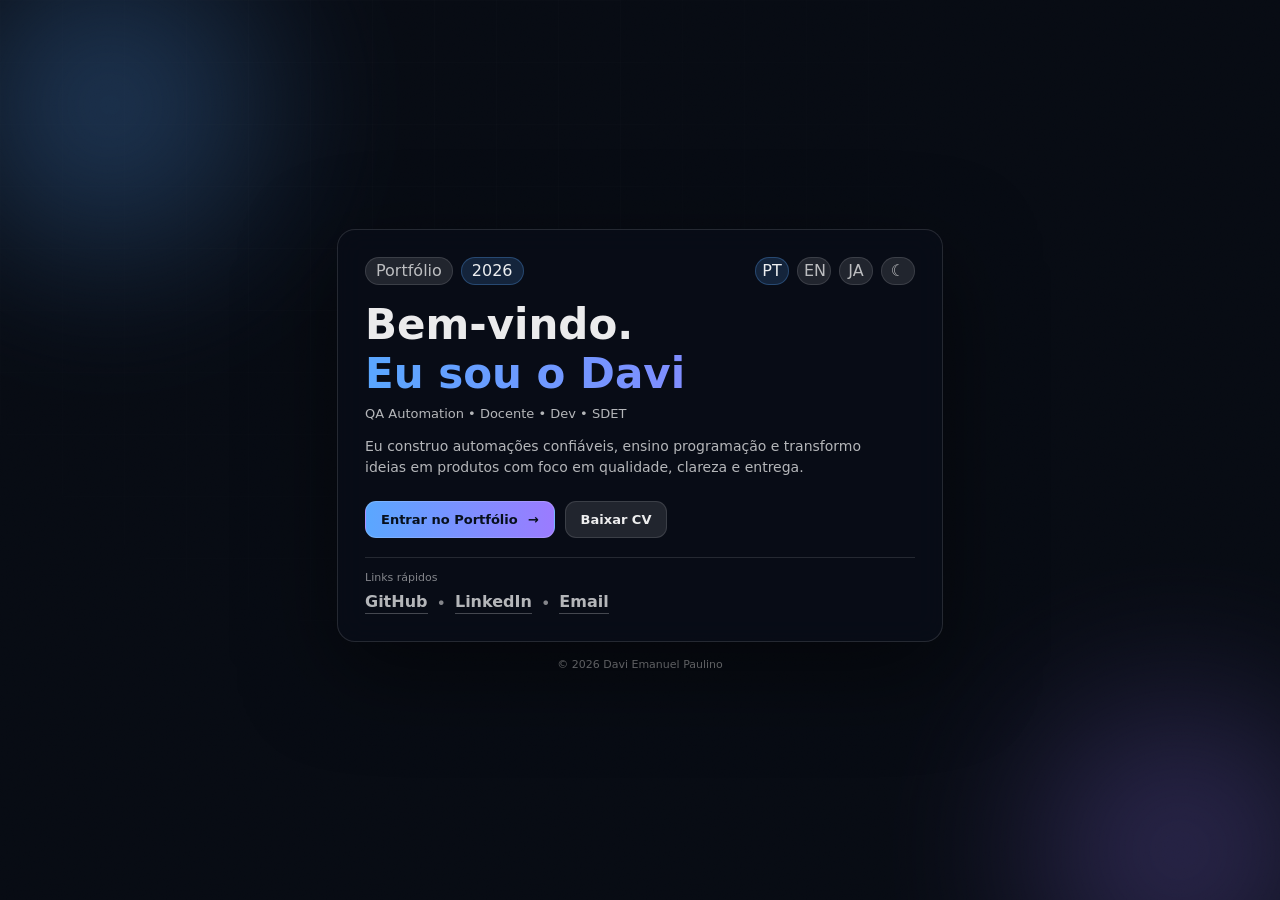
<file: index.html>
<!DOCTYPE html>
<html lang="pt-BR" data-lang="pt">
<head>
  <meta charset="UTF-8" />
  <meta name="viewport" content="width=device-width, initial-scale=1.0" />
  <title>Portfólio | Davi</title>
  <link rel="stylesheet" href="indexStyles.css" />
</head>

<body>
  <main class="page">
    <div class="bg" aria-hidden="true">
      <div class="glow glow--a"></div>
      <div class="glow glow--b"></div>
      <div class="grid"></div>
      <div class="noise"></div>
    </div>

    <section class="gate" aria-label="Tela de boas-vindas">
      <div class="gate__card">
        <div class="gate__top">
          <div class="gate__badges">
            <span class="badge" data-i18n-home="badge">Portfólio</span>
            <span class="badge badge--soft">2026</span>
          </div>

          <div class="gate__controls" aria-label="Controles rápidos">
            <nav class="language-switch" aria-label="Escolha o idioma">
              <button class="is-active" type="button" data-home-lang="pt">PT</button>
              <button type="button" data-home-lang="en">EN</button>
              <button type="button" data-home-lang="ja">JA</button>
            </nav>
            <button class="theme-toggle" type="button" aria-label="Alternar tema claro e escuro" data-theme-toggle>
              <span data-theme-icon>☾</span>
            </button>
          </div>
        </div>

        <h1 class="gate__title">
          <span data-i18n-home="titleTop">Bem-vindo.</span>
          <span class="gate__titleAccent" data-i18n-home="titleAccent">Eu sou o Davi</span>
        </h1>

        <p class="gate__subtitle" data-i18n-home="subtitle">
          QA Automation • Docente • Dev • SDET
        </p>

        <p class="gate__desc" data-i18n-home="description">
          Eu construo automações confiáveis, ensino programação e transformo
          ideias em produtos com foco em qualidade, clareza e entrega.
        </p>

        <div class="gate__actions">
          <a class="btn btn--primary" href="View/Portfolio/portugues/portfolio.html" aria-label="Entrar no portfólio" data-enter-link>
            <span data-i18n-home="enter">Entrar no Portfólio</span>
            <span class="btn__icon" aria-hidden="true">→</span>
          </a>

          <a class="btn btn--ghost" href="View/Assets/CV/Curriculo_Davi_Paulino_PT.pdf" download="Curriculo_Davi_Paulino_PT.pdf" aria-label="Baixar currículo" data-i18n-home="cv" data-cv-link>
            Baixar CV
          </a>
        </div>

        <div class="divider"></div>

        <footer class="gate__footer">
          <p class="hint" data-i18n-home="quickLinks">Links rápidos</p>

          <nav class="social" aria-label="Links sociais">
            <a class="social__link" href="https://github.com/DaviTaiyo" target="_blank" rel="noreferrer">GitHub</a>
            <span class="dot">•</span>
            <a class="social__link" href="https://www.linkedin.com/in/davipaulino/" target="_blank" rel="noreferrer">LinkedIn</a>
            <span class="dot">•</span>
            <a class="social__link" href="mailto:daviepaulino@hotmail.com">Email</a>
          </nav>
        </footer>
      </div>

      <p class="credit">
        © <span id="year">2026</span> Davi Emanuel Paulino
      </p>
    </section>
  </main>

  <script>
    const root = document.documentElement;
    const themeButton = document.querySelector("[data-theme-toggle]");
    const icon = document.querySelector("[data-theme-icon]");
    const enterLink = document.querySelector("[data-enter-link]");
    const cvLink = document.querySelector("[data-cv-link]");
    const langButtons = Array.from(document.querySelectorAll("[data-home-lang]"));

    const routes = {
      pt: "View/Portfolio/portugues/portfolio.html",
      en: "View/Portfolio/English/portfolio.html",
      ja: "View/Portfolio/japanese/portfolio.html"
    };

    const cvRoutes = {
      pt: { href: "View/Assets/CV/Curriculo_Davi_Paulino_PT.pdf", file: "Curriculo_Davi_Paulino_PT.pdf" },
      en: { href: "View/Assets/CV/Davi_Paulino_Resume_EN.pdf", file: "Davi_Paulino_Resume_EN.pdf" },
      ja: { href: "View/Assets/CV/Davi_Paulino_Resume_JA.pdf", file: "Davi_Paulino_Resume_JA.pdf" }
    };

    const languageMeta = {
      pt: { htmlLang: "pt-BR", title: "Portfólio | Davi" },
      en: { htmlLang: "en", title: "Portfolio | Davi" },
      ja: { htmlLang: "ja", title: "ポートフォリオ | Davi" }
    };

    const homeText = {
      pt: {
        badge: "Portfólio",
        titleTop: "Bem-vindo.",
        titleAccent: "Eu sou o Davi",
        subtitle: "QA Automation • Docente • Dev • SDET",
        description: "Eu construo automações confiáveis, ensino programação e transformo ideias em produtos com foco em qualidade, clareza e entrega.",
        enter: "Entrar no Portfólio",
        cv: "Baixar CV",
        quickLinks: "Links rápidos"
      },
      en: {
        badge: "Portfolio",
        titleTop: "Welcome.",
        titleAccent: "I am Davi",
        subtitle: "QA Automation • Teacher • Developer • SDET",
        description: "I build reliable automation, teach programming, and turn ideas into products with a focus on quality, clarity, and delivery.",
        enter: "Enter Portfolio",
        cv: "Download CV",
        quickLinks: "Quick links"
      },
      ja: {
        badge: "ポートフォリオ",
        titleTop: "ようこそ。",
        titleAccent: "Daviです",
        subtitle: "QA自動化 • 講師 • 開発者 • SDET",
        description: "信頼できる自動化を作り、プログラミングを教え、品質・明確さ・成果を重視してアイデアを製品にします。",
        enter: "ポートフォリオへ",
        cv: "CVを開く",
        quickLinks: "クイックリンク"
      }
    };

    function applyTheme(theme) {
      root.dataset.theme = theme;
      localStorage.setItem("portfolio-theme", theme);
      icon.textContent = theme === "dark" ? "☾" : "☀";
    }

    function applyLanguage(lang) {
      const selectedLang = routes[lang] ? lang : "pt";
      const copy = homeText[selectedLang];

      root.dataset.lang = selectedLang;
      root.lang = languageMeta[selectedLang].htmlLang;
      document.title = languageMeta[selectedLang].title;
      localStorage.setItem("portfolio-lang", selectedLang);
      enterLink.href = routes[selectedLang];
      cvLink.href = cvRoutes[selectedLang].href;
      cvLink.download = cvRoutes[selectedLang].file;

      document.querySelectorAll("[data-i18n-home]").forEach((element) => {
        element.textContent = copy[element.dataset.i18nHome] || "";
      });

      langButtons.forEach((button) => {
        button.classList.toggle("is-active", button.dataset.homeLang === selectedLang);
      });
    }

    document.getElementById("year").textContent = new Date().getFullYear();
    applyTheme(localStorage.getItem("portfolio-theme") || "dark");
    applyLanguage(localStorage.getItem("portfolio-lang") || "pt");

    themeButton.addEventListener("click", () => {
      applyTheme(root.dataset.theme === "dark" ? "light" : "dark");
    });

    langButtons.forEach((button) => {
      button.addEventListener("click", () => applyLanguage(button.dataset.homeLang));
    });
  </script>
</body>
</html>
</file>
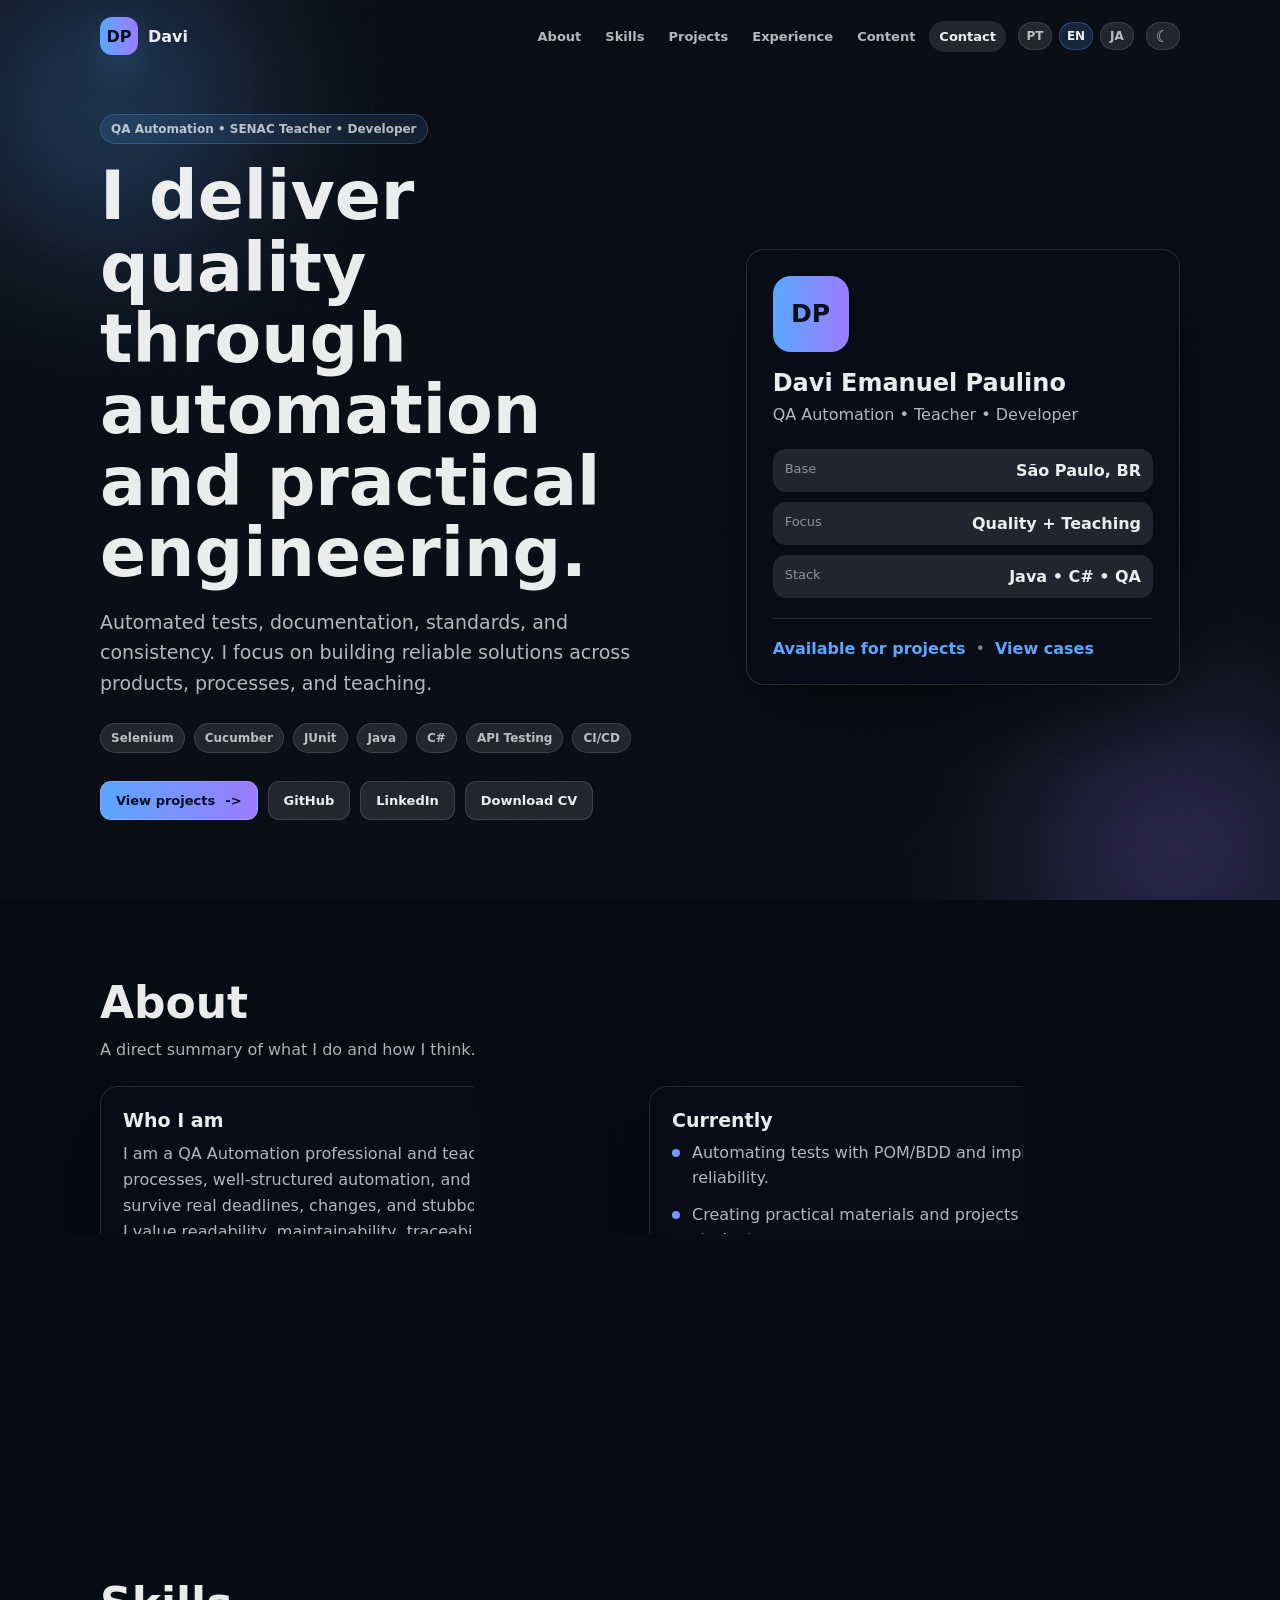
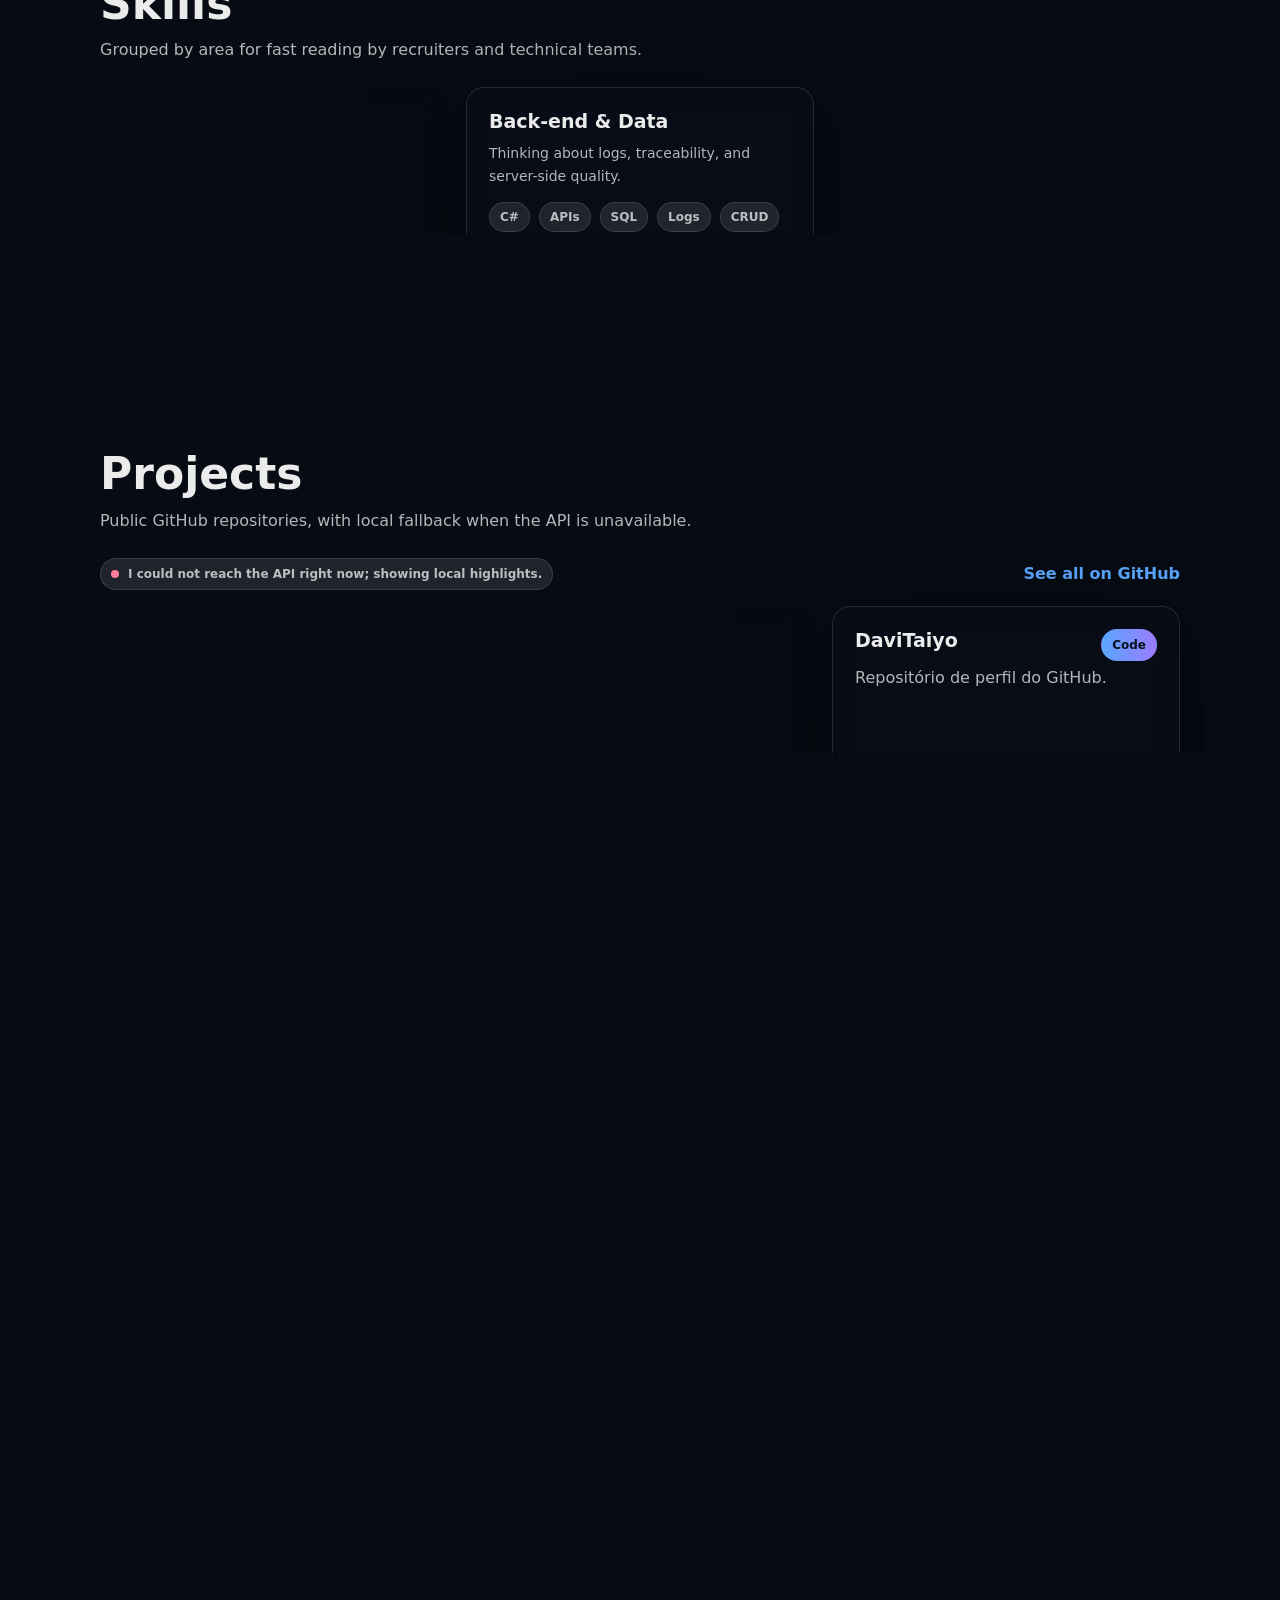
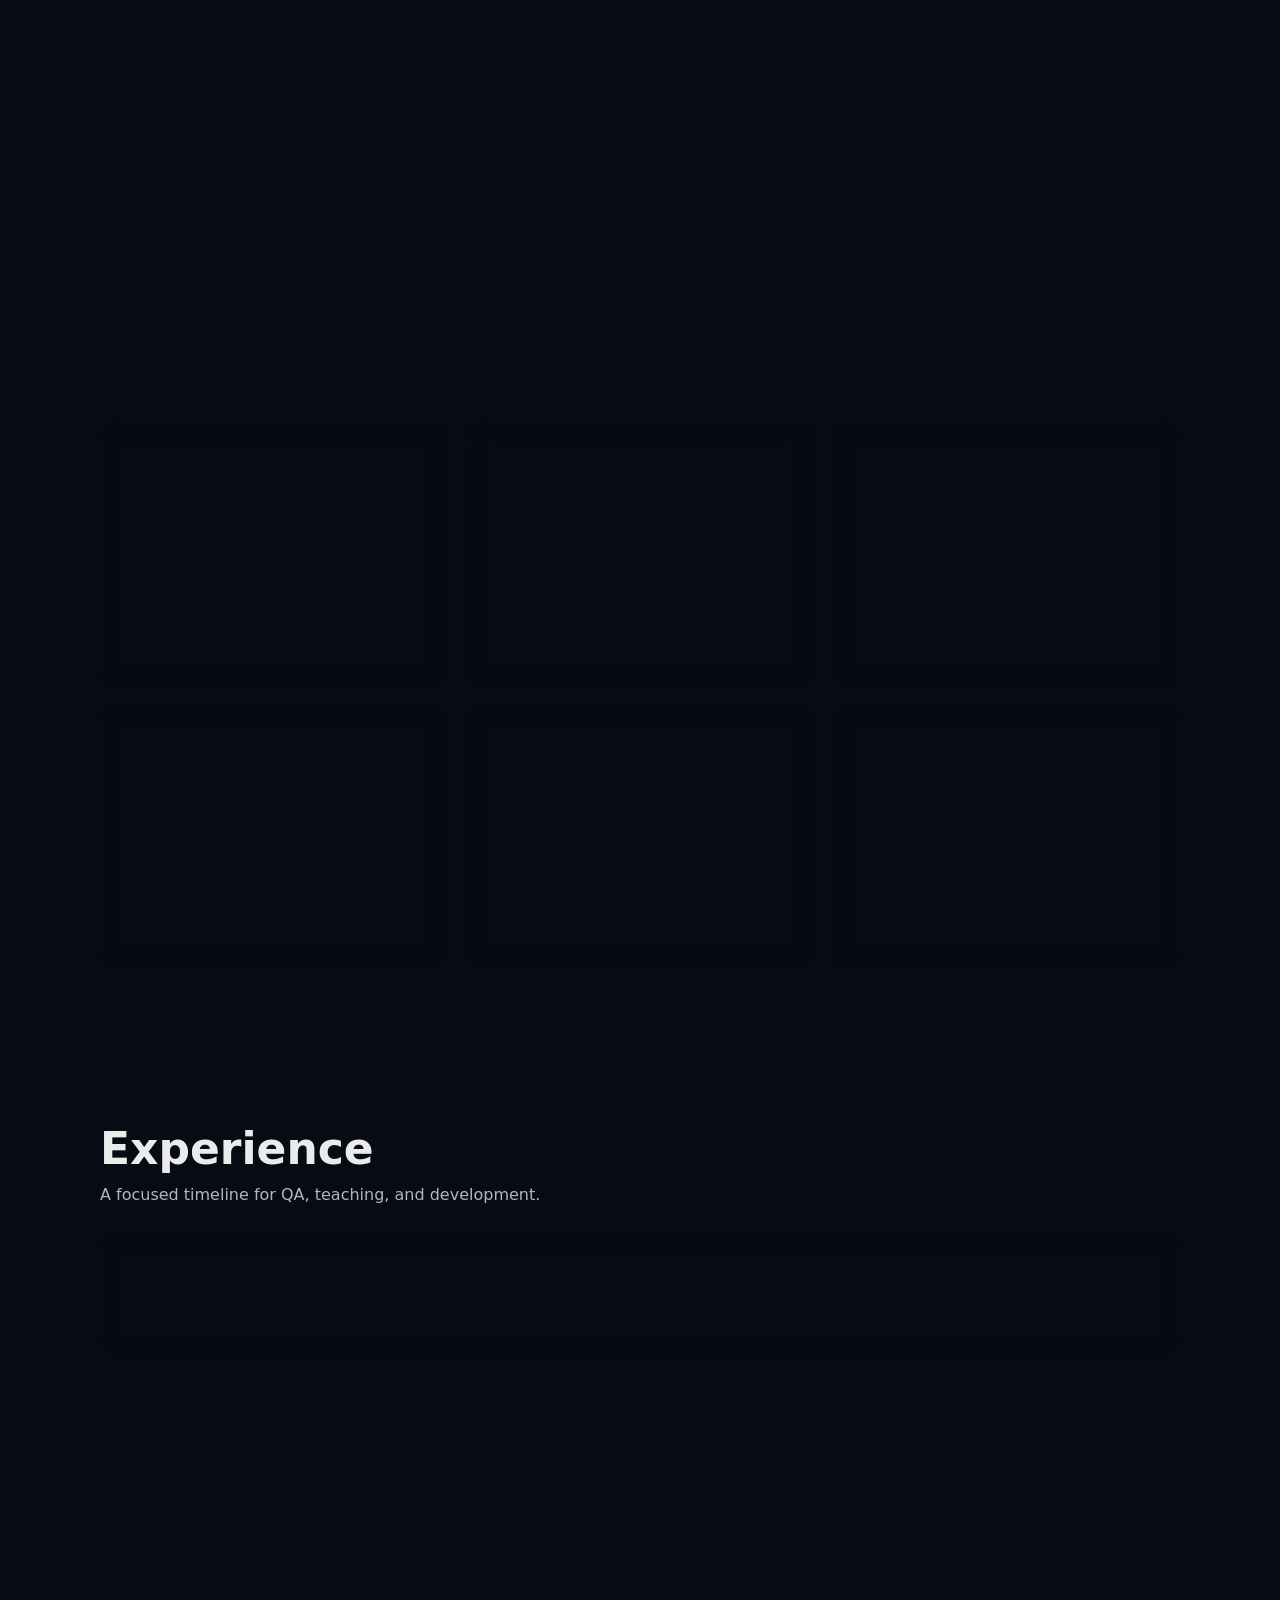
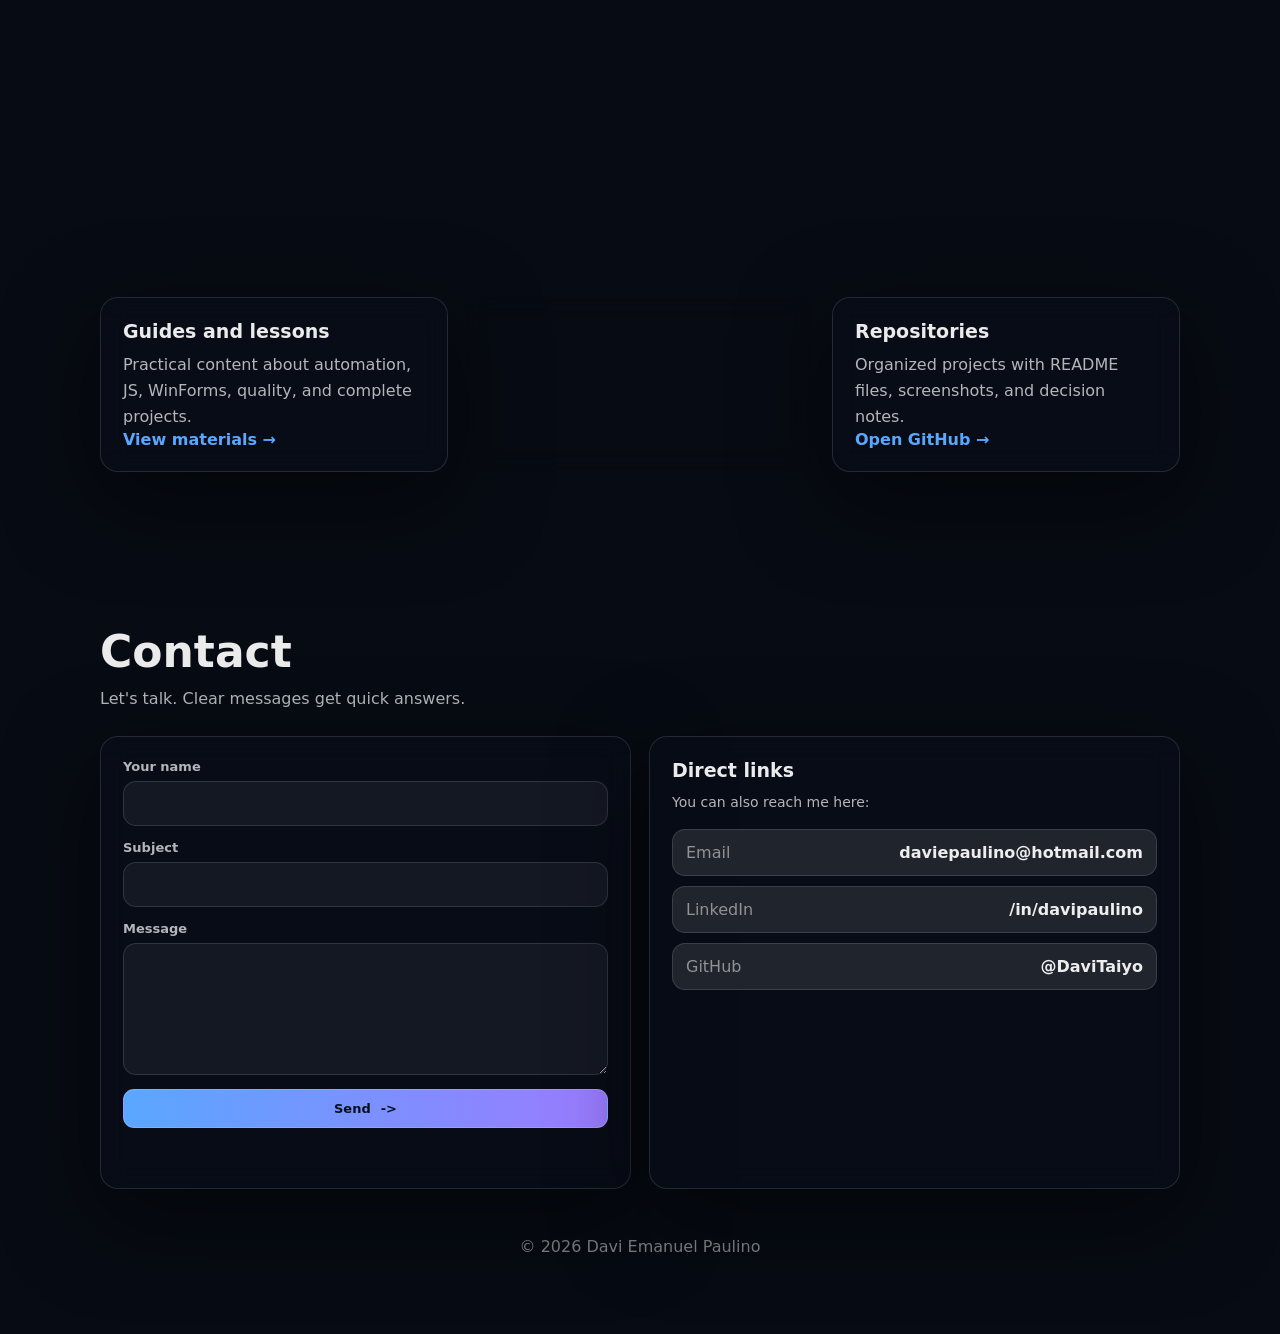
<file: View/Portfolio/English/portfolio.html>
﻿<!DOCTYPE html>
<html lang="en" data-lang="en">
<head>
  <meta charset="UTF-8" />
  <meta name="viewport" content="width=device-width, initial-scale=1.0" />
  <title>Portfolio | Davi</title>
  <link rel="stylesheet" href="../../CSS/portfolioStyles.css" />
  <script defer src="../../JS/portfolio.js"></script>
</head>
<body>
  <div class="bg" aria-hidden="true">
    <div class="glow glow--a"></div>
    <div class="glow glow--b"></div>
    <div class="grid"></div>
    <div class="noise"></div>
  </div>

  <header class="header" data-header>
    <div class="container header__content">
      <a class="brand" href="../../../index.html" aria-label="Davi Portfolio">
        <span class="brand__mark">DP</span>
        <span class="brand__text">Davi</span>
      </a>

      <button class="menu-toggle" type="button" aria-label="Open menu" aria-expanded="false" data-menu-toggle>
        <span></span>
        <span></span>
        <span></span>
      </button>

      <nav class="nav" aria-label="Main navigation" data-nav>
        <a href="#sobre" class="nav__link" data-i18n="nav.about"></a>
        <a href="#skills" class="nav__link" data-i18n="nav.skills"></a>
        <a href="#projetos" class="nav__link" data-i18n="nav.projects"></a>
        <a href="#experiencia" class="nav__link" data-i18n="nav.experience"></a>
        <a href="#conteudos" class="nav__link" data-i18n="nav.content"></a>
        <a href="#contato" class="nav__link" data-i18n="nav.contact"></a>
      </nav>

      <div class="language-switch" aria-label="Idiomas">
        <a href="../portugues/portfolio.html" data-lang-link="pt">PT</a>
        <a href="../English/portfolio.html" data-lang-link="en">EN</a>
        <a href="../japanese/portfolio.html" data-lang-link="ja">JA</a>
      </div>

      <button class="theme-toggle" type="button" aria-label="Toggle light and dark theme" data-theme-toggle>
        <span data-theme-icon>☾</span>
      </button>
    </div>
  </header>

  <main class="main">
    <section class="section hero" id="inicio">
      <div class="container hero__grid">
        <div class="hero__left reveal">
          <div class="kicker" data-i18n="hero.kicker"></div>
          <h1 class="h1" data-i18n="hero.title"></h1>
          <p class="lead" data-i18n="hero.lead"></p>

          <div class="chips" aria-label="Tecnologias" data-skills-inline></div>

          <div class="hero__actions">
            <a class="btn btn--primary" href="#projetos">
              <span data-i18n="hero.projectsButton"></span>
              <span class="btn__icon" aria-hidden="true">-&gt;</span>
            </a>
            <a class="btn btn--ghost" href="https://github.com/DaviTaiyo" target="_blank" rel="noreferrer">GitHub</a>
            <a class="btn btn--ghost" href="https://www.linkedin.com/in/davipaulino/" target="_blank" rel="noreferrer">LinkedIn</a>
            <a class="btn btn--ghost" href="../../Assets/CV/Davi_Paulino_Resume_EN.pdf" download="Davi_Paulino_Resume_EN.pdf" data-cv-download data-i18n="hero.cvButton"></a>
          </div>
        </div>

        <aside class="hero__right reveal">
          <div class="profile-card">
            <div class="avatar" aria-hidden="true">DP</div>
            <div class="profile__info">
              <h2 class="profile__name">Davi Emanuel Paulino</h2>
              <p class="profile__role" data-i18n="profile.role"></p>
            </div>

            <div class="profile__meta" data-profile-meta></div>

            <div class="divider"></div>

            <div class="profile__cta">
              <a class="mini" href="#contato" data-i18n="profile.available"></a>
              <span class="dot">•</span>
              <a class="mini" href="#projetos" data-i18n="profile.cases"></a>
            </div>
          </div>
        </aside>
      </div>
    </section>

    <section id="sobre" class="section">
      <div class="container">
        <div class="section__head reveal">
          <h2 class="h2" data-i18n="about.title"></h2>
          <p class="section__sub" data-i18n="about.subtitle"></p>
        </div>
        <div class="grid2" data-about-cards></div>
      </div>
    </section>

    <section id="skills" class="section">
      <div class="container">
        <div class="section__head reveal">
          <h2 class="h2" data-i18n="skills.title"></h2>
          <p class="section__sub" data-i18n="skills.subtitle"></p>
        </div>
        <div class="grid3" data-skill-groups></div>
      </div>
    </section>

    <section id="projetos" class="section">
      <div class="container">
        <div class="section__head reveal">
          <h2 class="h2" data-i18n="projects.title"></h2>
          <p class="section__sub" data-i18n="projects.subtitle"></p>
        </div>
        <div class="projects-toolbar reveal">
          <div class="repo-status" data-repo-status></div>
          <a class="mini" href="https://github.com/DaviTaiyo?tab=repositories" target="_blank" rel="noreferrer" data-i18n="projects.allRepos"></a>
        </div>
        <div class="projects" data-projects></div>
      </div>
    </section>

    <section id="experiencia" class="section">
      <div class="container">
        <div class="section__head reveal">
          <h2 class="h2" data-i18n="experience.title"></h2>
          <p class="section__sub" data-i18n="experience.subtitle"></p>
        </div>
        <div class="timeline" data-timeline></div>
      </div>
    </section>

    <section id="conteudos" class="section">
      <div class="container">
        <div class="section__head reveal">
          <h2 class="h2" data-i18n="content.title"></h2>
          <p class="section__sub" data-i18n="content.subtitle"></p>
        </div>
        <div class="grid3" data-content-cards></div>
      </div>
    </section>

    <section id="contato" class="section">
      <div class="container">
        <div class="section__head reveal">
          <h2 class="h2" data-i18n="contact.title"></h2>
          <p class="section__sub" data-i18n="contact.subtitle"></p>
        </div>

        <div class="grid2">
          <form class="card form reveal" data-contact-form>
            <label class="field">
              <span class="field__label" data-i18n="contact.name"></span>
              <input class="input" type="text" name="name" autocomplete="name" />
            </label>
            <label class="field">
              <span class="field__label" data-i18n="contact.subject"></span>
              <input class="input" type="text" name="subject" autocomplete="off" />
            </label>
            <label class="field">
              <span class="field__label" data-i18n="contact.message"></span>
              <textarea class="input input--area" name="message" rows="5"></textarea>
            </label>
            <button class="btn btn--primary" type="submit">
              <span data-i18n="contact.send"></span>
              <span class="btn__icon" aria-hidden="true">-&gt;</span>
            </button>
            <p class="p small form__hint" data-form-hint></p>
          </form>

          <aside class="card contact reveal">
            <h3 class="h3" data-i18n="contact.direct"></h3>
            <p class="p small" data-i18n="contact.directText"></p>
            <div class="contact__list">
              <a class="contact__item" href="mailto:daviepaulino@hotmail.com">
                <span class="contact__k">Email</span>
                <span class="contact__v">daviepaulino@hotmail.com</span>
              </a>
              <a class="contact__item" href="https://www.linkedin.com/in/davipaulino/" target="_blank" rel="noreferrer">
                <span class="contact__k">LinkedIn</span>
                <span class="contact__v">/in/davipaulino</span>
              </a>
              <a class="contact__item" href="https://github.com/DaviTaiyo" target="_blank" rel="noreferrer">
                <span class="contact__k">GitHub</span>
                <span class="contact__v">@DaviTaiyo</span>
              </a>
            </div>
          </aside>
        </div>

        <footer class="footer">
          <p class="footer__text">© <span data-year></span> Davi Emanuel Paulino</p>
        </footer>
      </div>
    </section>
  </main>
</body>
</html>
</file>
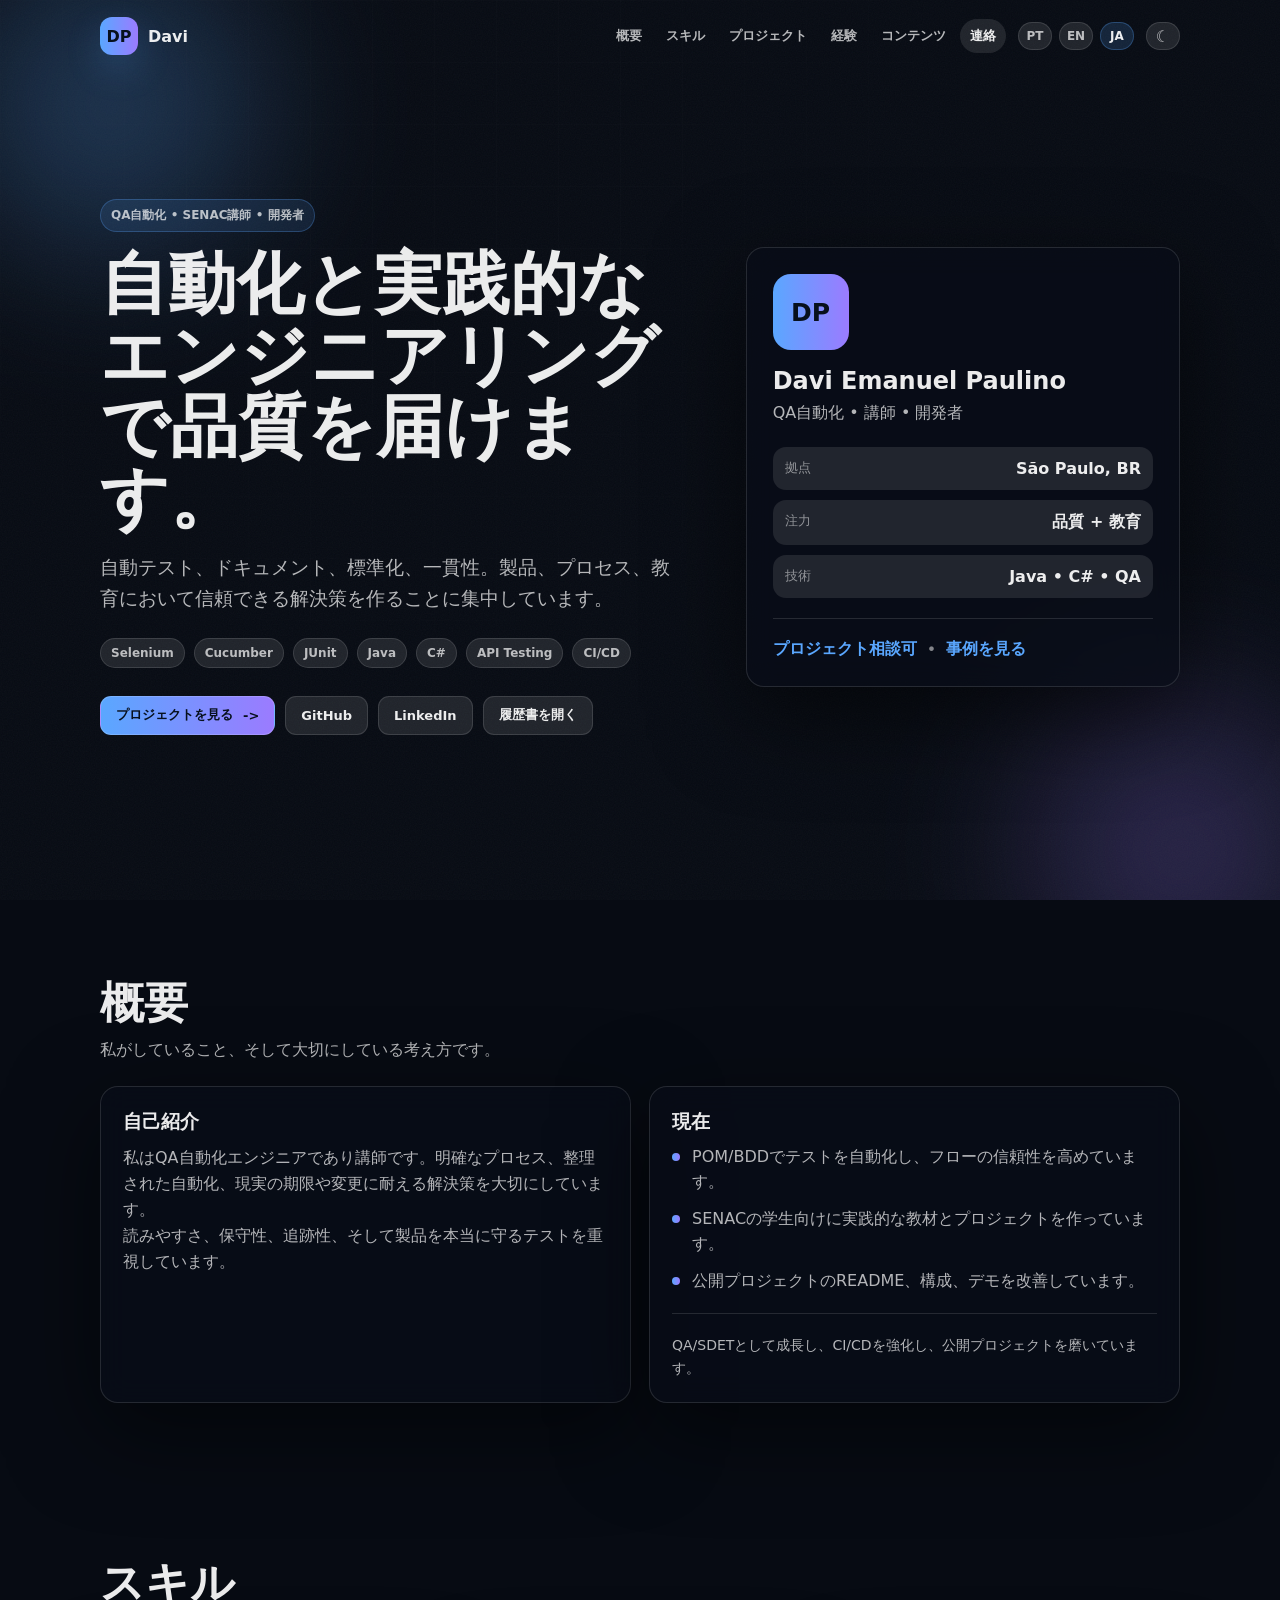
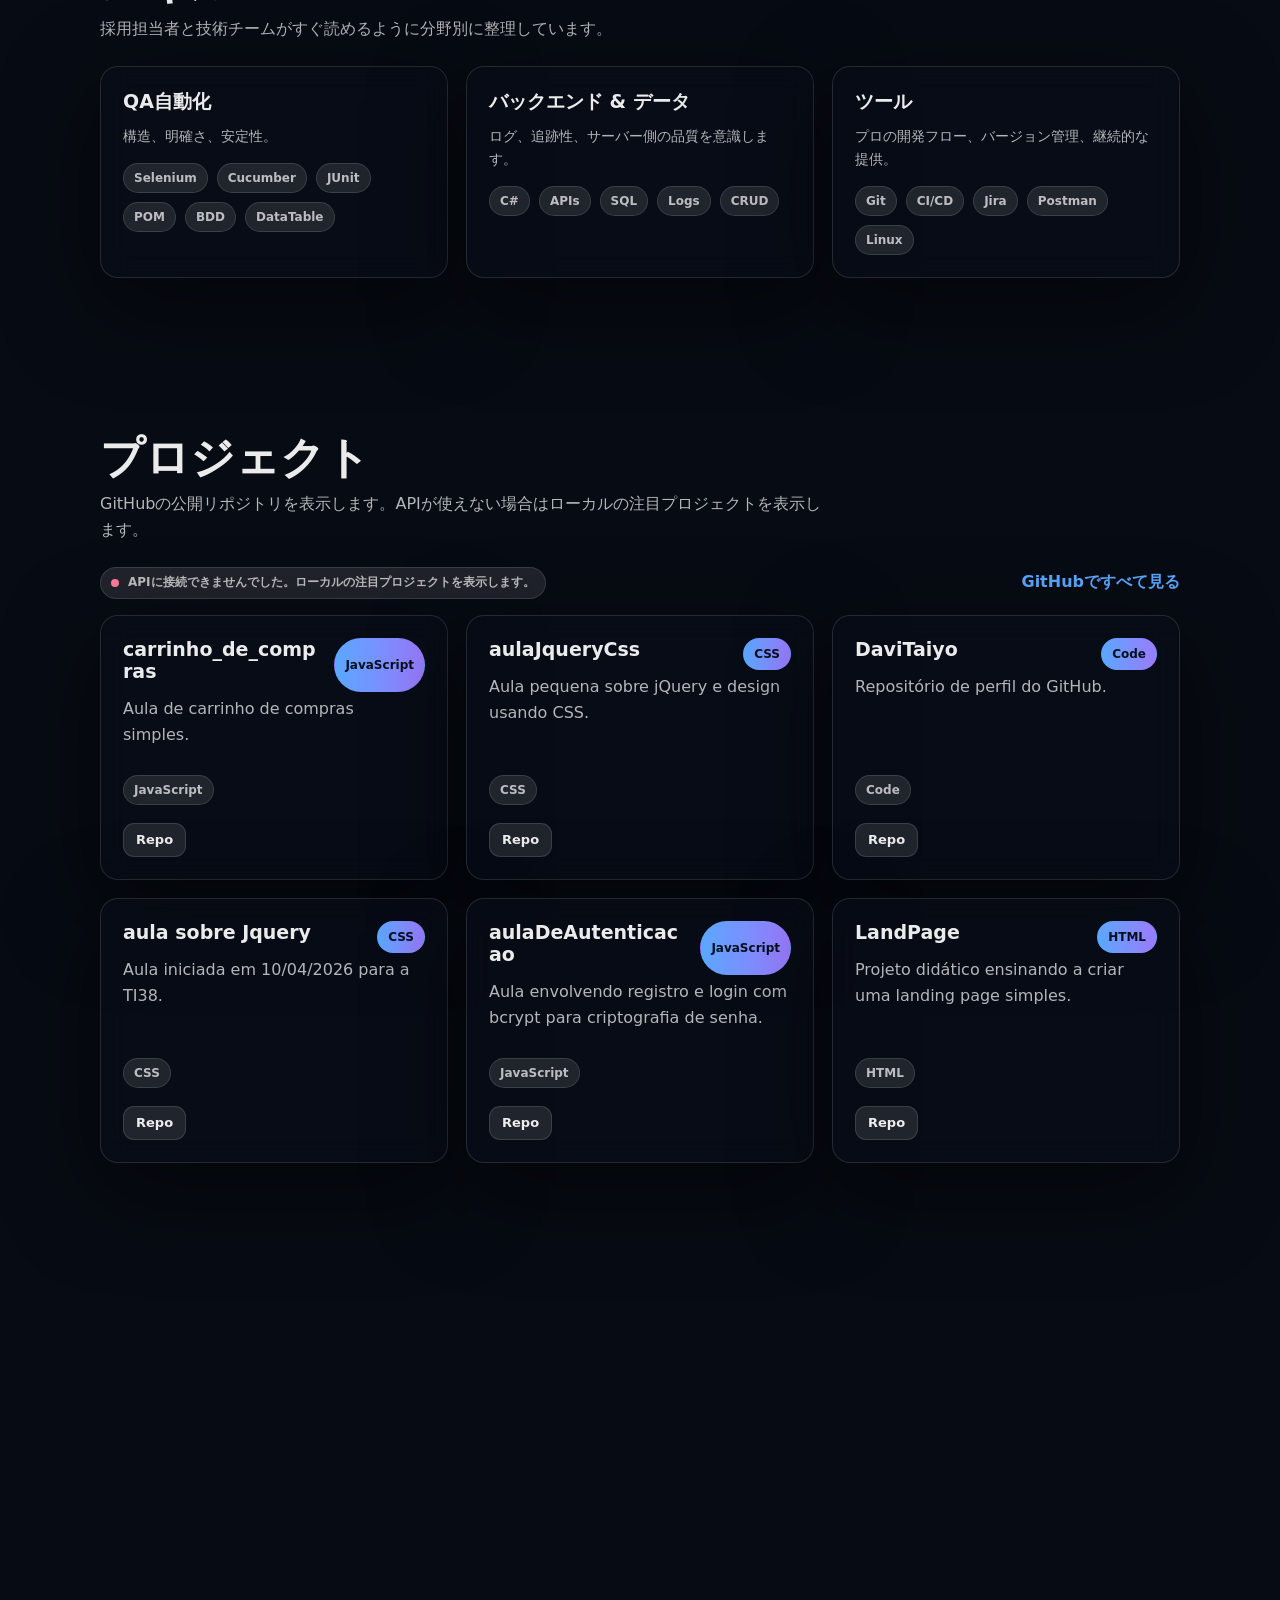
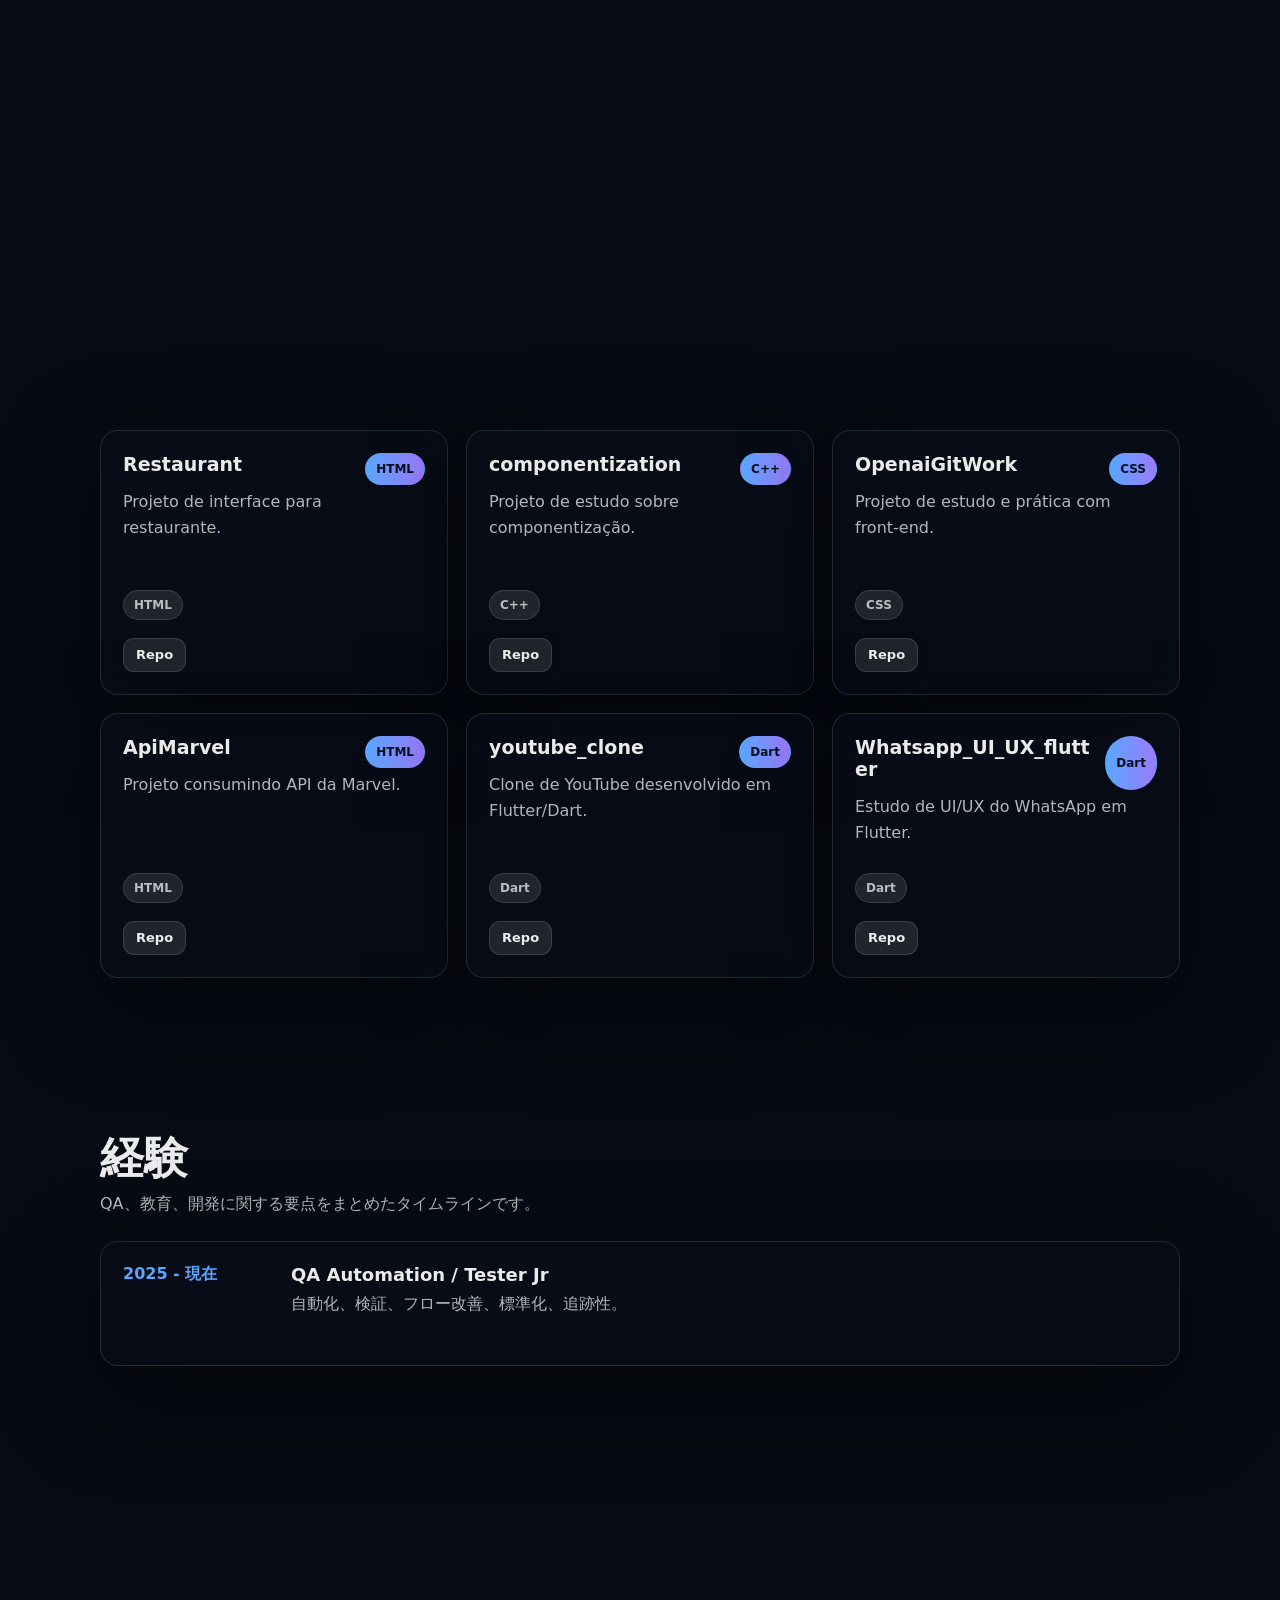
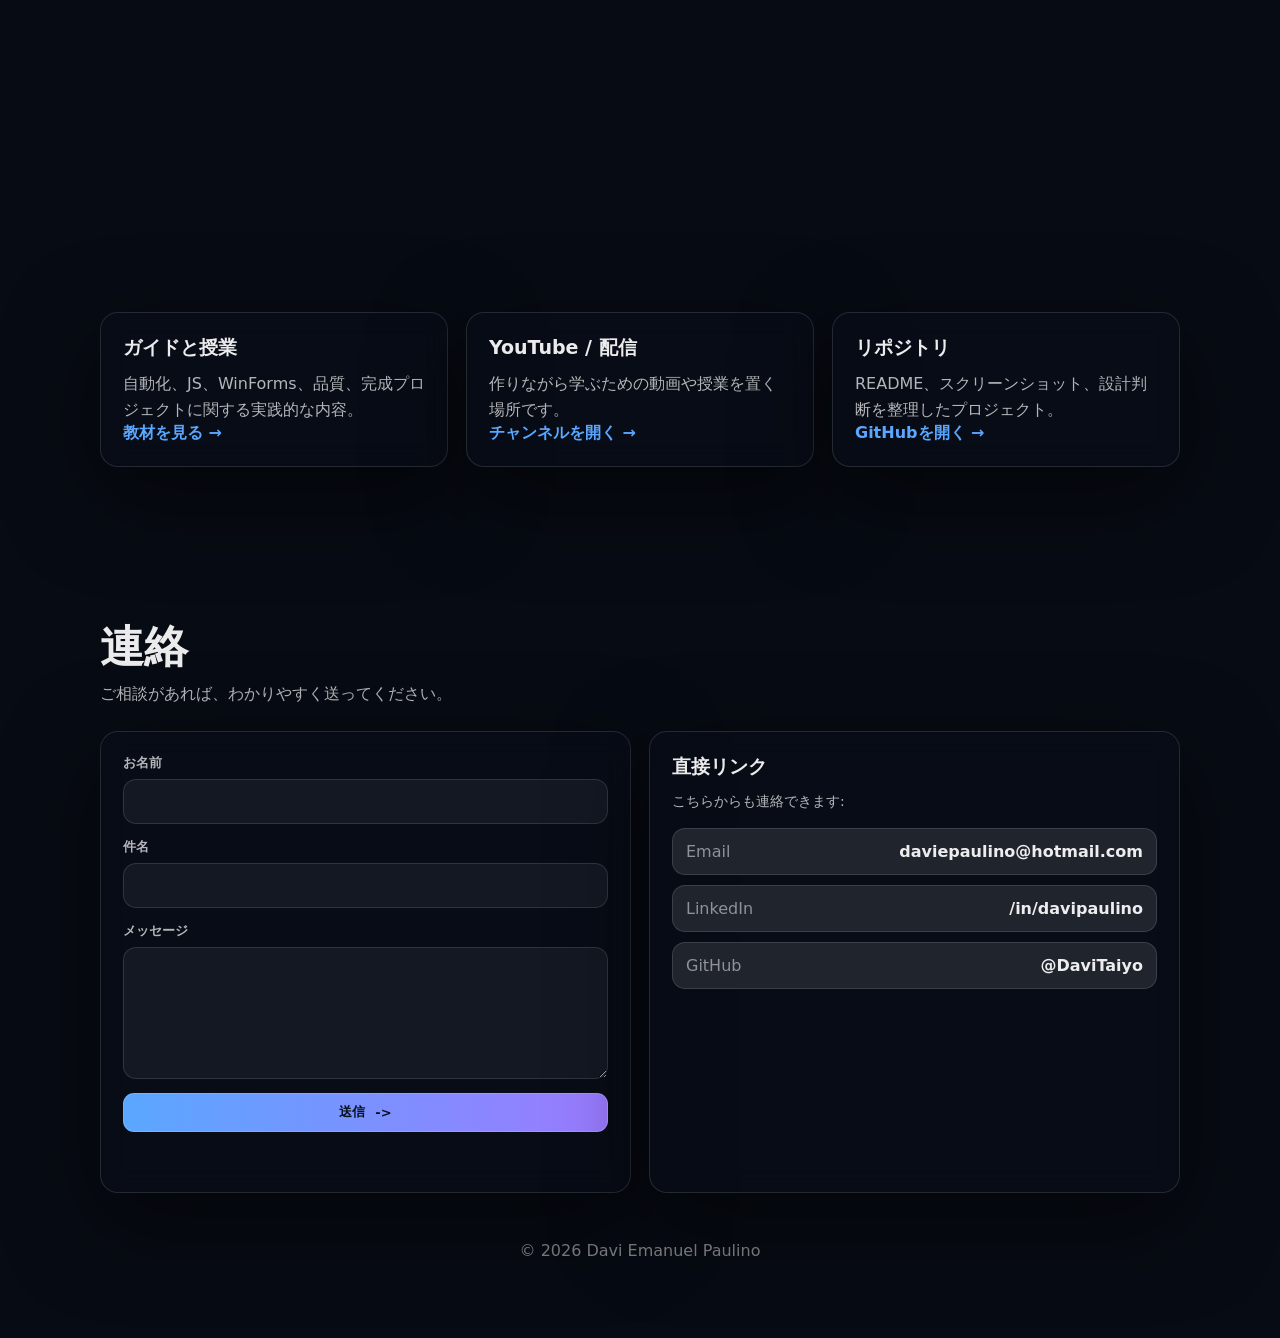
<file: View/Portfolio/japanese/portfolio.html>
﻿<!DOCTYPE html>
<html lang="ja" data-lang="ja">
<head>
  <meta charset="UTF-8" />
  <meta name="viewport" content="width=device-width, initial-scale=1.0" />
  <title>Portfolio | Davi</title>
  <link rel="stylesheet" href="../../CSS/portfolioStyles.css" />
  <script defer src="../../JS/portfolio.js"></script>
</head>
<body>
  <div class="bg" aria-hidden="true">
    <div class="glow glow--a"></div>
    <div class="glow glow--b"></div>
    <div class="grid"></div>
    <div class="noise"></div>
  </div>

  <header class="header" data-header>
    <div class="container header__content">
      <a class="brand" href="../../../index.html" aria-label="Davi Portfolio">
        <span class="brand__mark">DP</span>
        <span class="brand__text">Davi</span>
      </a>

      <button class="menu-toggle" type="button" aria-label="メニューを開く" aria-expanded="false" data-menu-toggle>
        <span></span>
        <span></span>
        <span></span>
      </button>

      <nav class="nav" aria-label="メインナビゲーション" data-nav>
        <a href="#sobre" class="nav__link" data-i18n="nav.about"></a>
        <a href="#skills" class="nav__link" data-i18n="nav.skills"></a>
        <a href="#projetos" class="nav__link" data-i18n="nav.projects"></a>
        <a href="#experiencia" class="nav__link" data-i18n="nav.experience"></a>
        <a href="#conteudos" class="nav__link" data-i18n="nav.content"></a>
        <a href="#contato" class="nav__link" data-i18n="nav.contact"></a>
      </nav>

      <div class="language-switch" aria-label="Idiomas">
        <a href="../portugues/portfolio.html" data-lang-link="pt">PT</a>
        <a href="../English/portfolio.html" data-lang-link="en">EN</a>
        <a href="../japanese/portfolio.html" data-lang-link="ja">JA</a>
      </div>

      <button class="theme-toggle" type="button" aria-label="ライトテーマとダークテーマを切り替える" data-theme-toggle>
        <span data-theme-icon>☾</span>
      </button>
    </div>
  </header>

  <main class="main">
    <section class="section hero" id="inicio">
      <div class="container hero__grid">
        <div class="hero__left reveal">
          <div class="kicker" data-i18n="hero.kicker"></div>
          <h1 class="h1" data-i18n="hero.title"></h1>
          <p class="lead" data-i18n="hero.lead"></p>

          <div class="chips" aria-label="Tecnologias" data-skills-inline></div>

          <div class="hero__actions">
            <a class="btn btn--primary" href="#projetos">
              <span data-i18n="hero.projectsButton"></span>
              <span class="btn__icon" aria-hidden="true">-&gt;</span>
            </a>
            <a class="btn btn--ghost" href="https://github.com/DaviTaiyo" target="_blank" rel="noreferrer">GitHub</a>
            <a class="btn btn--ghost" href="https://www.linkedin.com/in/davipaulino/" target="_blank" rel="noreferrer">LinkedIn</a>
            <a class="btn btn--ghost" href="../../Assets/CV/Davi_Paulino_Resume_JA.pdf" download="Davi_Paulino_Resume_JA.pdf" data-cv-download data-i18n="hero.cvButton"></a>
          </div>
        </div>

        <aside class="hero__right reveal">
          <div class="profile-card">
            <div class="avatar" aria-hidden="true">DP</div>
            <div class="profile__info">
              <h2 class="profile__name">Davi Emanuel Paulino</h2>
              <p class="profile__role" data-i18n="profile.role"></p>
            </div>

            <div class="profile__meta" data-profile-meta></div>

            <div class="divider"></div>

            <div class="profile__cta">
              <a class="mini" href="#contato" data-i18n="profile.available"></a>
              <span class="dot">•</span>
              <a class="mini" href="#projetos" data-i18n="profile.cases"></a>
            </div>
          </div>
        </aside>
      </div>
    </section>

    <section id="sobre" class="section">
      <div class="container">
        <div class="section__head reveal">
          <h2 class="h2" data-i18n="about.title"></h2>
          <p class="section__sub" data-i18n="about.subtitle"></p>
        </div>
        <div class="grid2" data-about-cards></div>
      </div>
    </section>

    <section id="skills" class="section">
      <div class="container">
        <div class="section__head reveal">
          <h2 class="h2" data-i18n="skills.title"></h2>
          <p class="section__sub" data-i18n="skills.subtitle"></p>
        </div>
        <div class="grid3" data-skill-groups></div>
      </div>
    </section>

    <section id="projetos" class="section">
      <div class="container">
        <div class="section__head reveal">
          <h2 class="h2" data-i18n="projects.title"></h2>
          <p class="section__sub" data-i18n="projects.subtitle"></p>
        </div>
        <div class="projects-toolbar reveal">
          <div class="repo-status" data-repo-status></div>
          <a class="mini" href="https://github.com/DaviTaiyo?tab=repositories" target="_blank" rel="noreferrer" data-i18n="projects.allRepos"></a>
        </div>
        <div class="projects" data-projects></div>
      </div>
    </section>

    <section id="experiencia" class="section">
      <div class="container">
        <div class="section__head reveal">
          <h2 class="h2" data-i18n="experience.title"></h2>
          <p class="section__sub" data-i18n="experience.subtitle"></p>
        </div>
        <div class="timeline" data-timeline></div>
      </div>
    </section>

    <section id="conteudos" class="section">
      <div class="container">
        <div class="section__head reveal">
          <h2 class="h2" data-i18n="content.title"></h2>
          <p class="section__sub" data-i18n="content.subtitle"></p>
        </div>
        <div class="grid3" data-content-cards></div>
      </div>
    </section>

    <section id="contato" class="section">
      <div class="container">
        <div class="section__head reveal">
          <h2 class="h2" data-i18n="contact.title"></h2>
          <p class="section__sub" data-i18n="contact.subtitle"></p>
        </div>

        <div class="grid2">
          <form class="card form reveal" data-contact-form>
            <label class="field">
              <span class="field__label" data-i18n="contact.name"></span>
              <input class="input" type="text" name="name" autocomplete="name" />
            </label>
            <label class="field">
              <span class="field__label" data-i18n="contact.subject"></span>
              <input class="input" type="text" name="subject" autocomplete="off" />
            </label>
            <label class="field">
              <span class="field__label" data-i18n="contact.message"></span>
              <textarea class="input input--area" name="message" rows="5"></textarea>
            </label>
            <button class="btn btn--primary" type="submit">
              <span data-i18n="contact.send"></span>
              <span class="btn__icon" aria-hidden="true">-&gt;</span>
            </button>
            <p class="p small form__hint" data-form-hint></p>
          </form>

          <aside class="card contact reveal">
            <h3 class="h3" data-i18n="contact.direct"></h3>
            <p class="p small" data-i18n="contact.directText"></p>
            <div class="contact__list">
              <a class="contact__item" href="mailto:daviepaulino@hotmail.com">
                <span class="contact__k">Email</span>
                <span class="contact__v">daviepaulino@hotmail.com</span>
              </a>
              <a class="contact__item" href="https://www.linkedin.com/in/davipaulino/" target="_blank" rel="noreferrer">
                <span class="contact__k">LinkedIn</span>
                <span class="contact__v">/in/davipaulino</span>
              </a>
              <a class="contact__item" href="https://github.com/DaviTaiyo" target="_blank" rel="noreferrer">
                <span class="contact__k">GitHub</span>
                <span class="contact__v">@DaviTaiyo</span>
              </a>
            </div>
          </aside>
        </div>

        <footer class="footer">
          <p class="footer__text">© <span data-year></span> Davi Emanuel Paulino</p>
        </footer>
      </div>
    </section>
  </main>
</body>
</html>
</file>
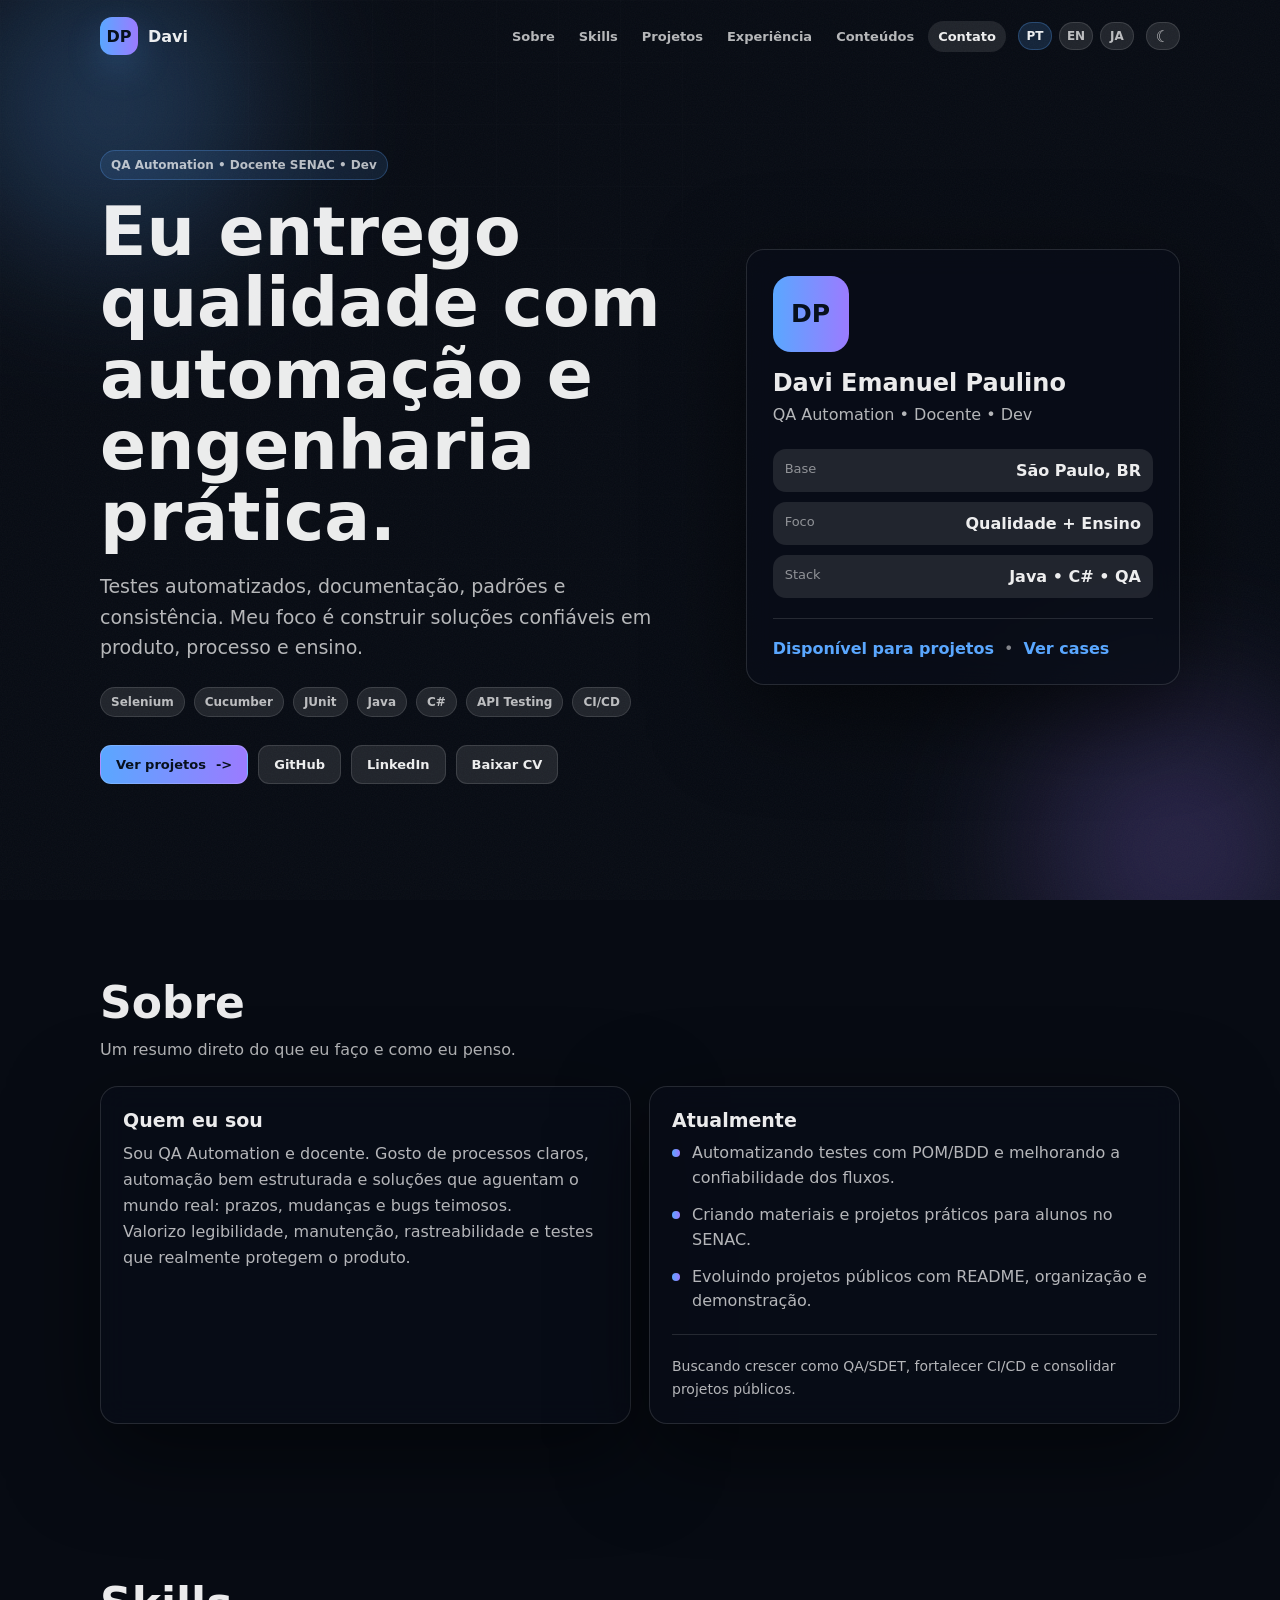
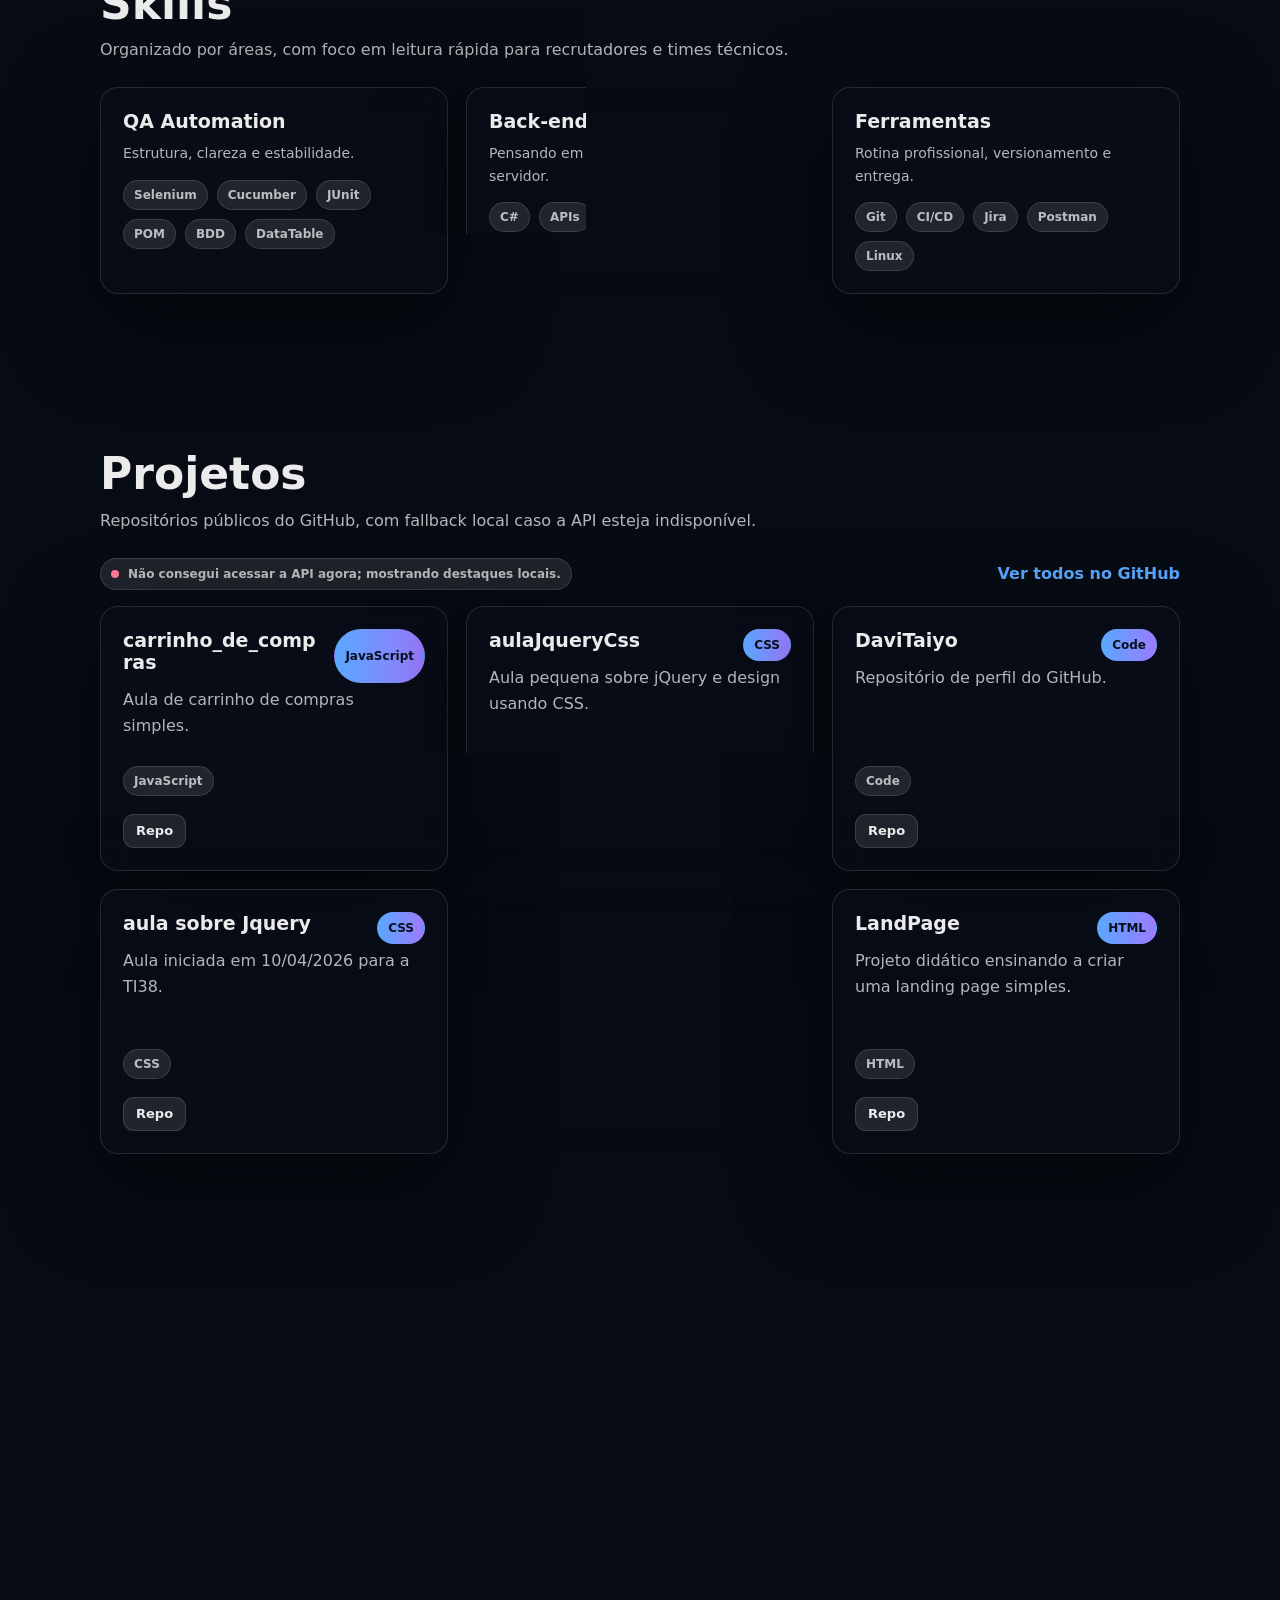
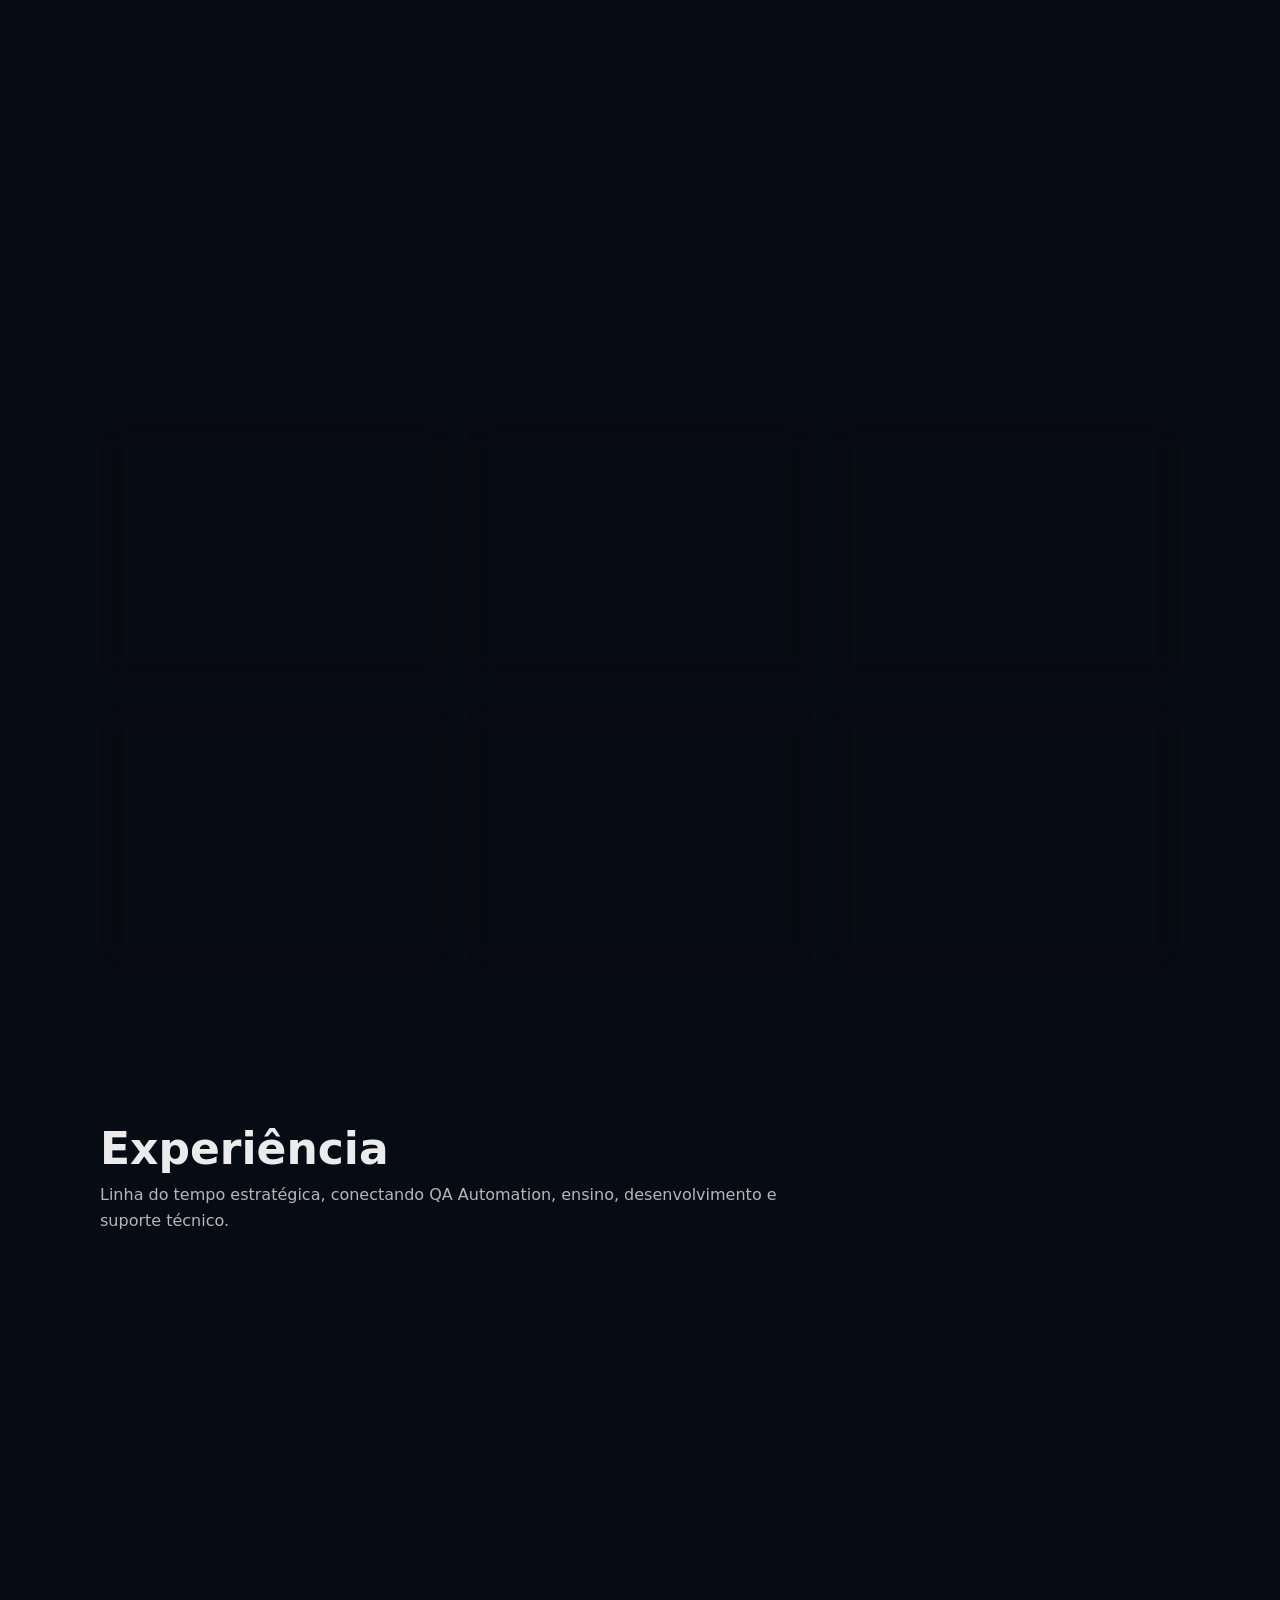
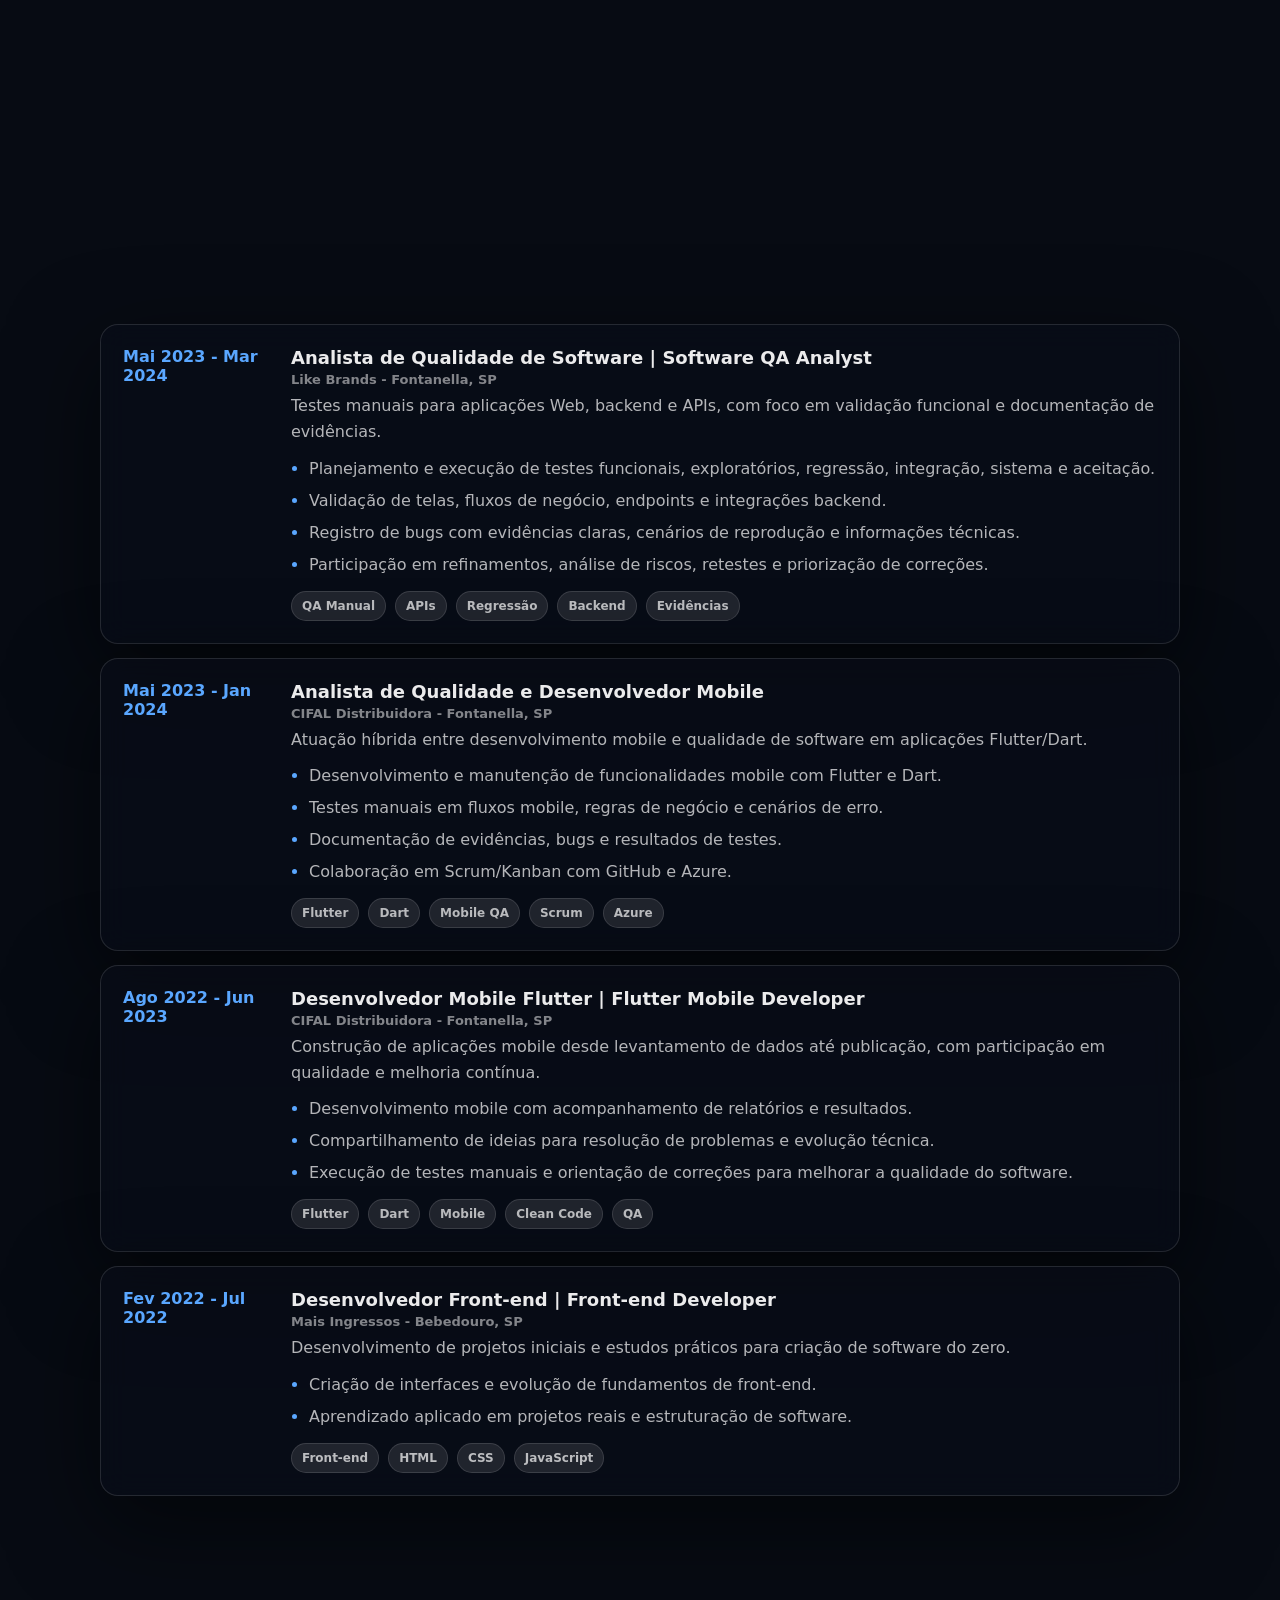
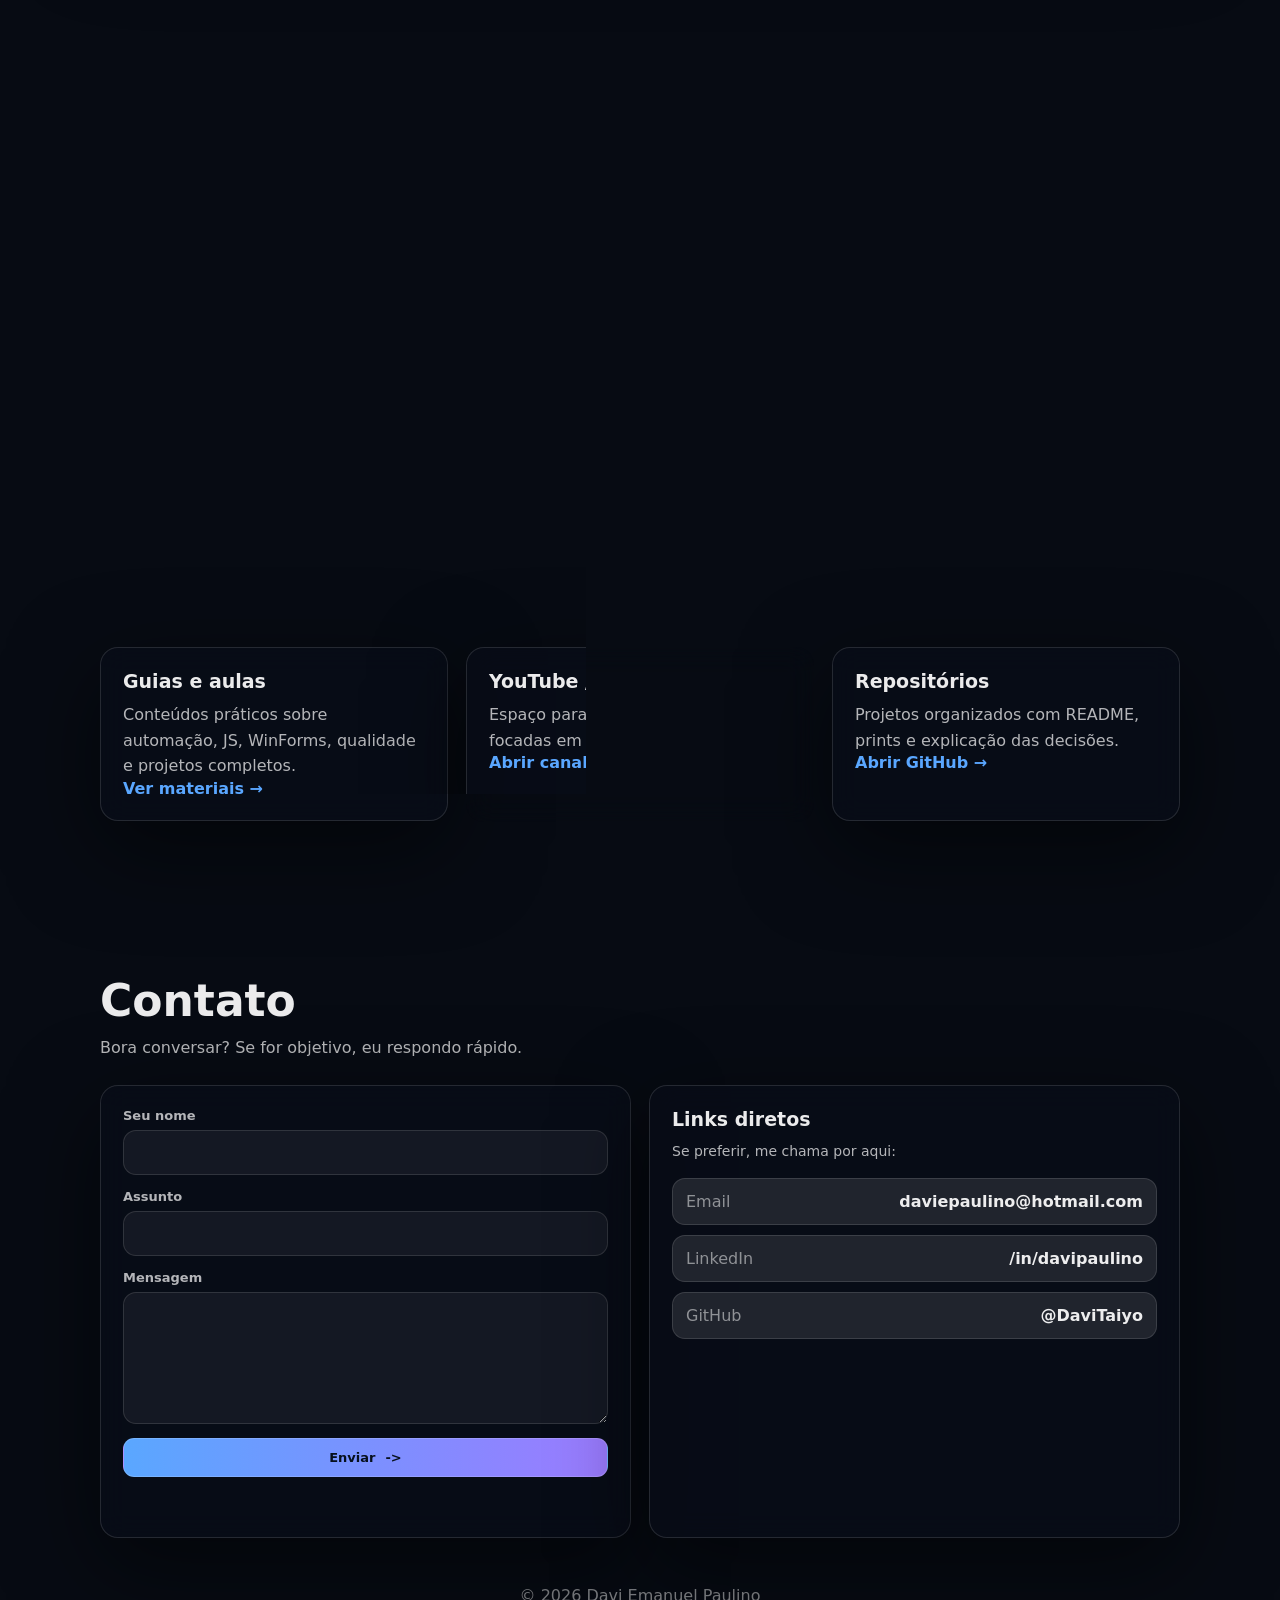
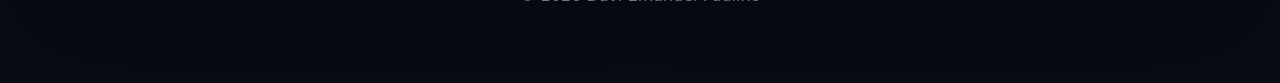
<file: View/Portfolio/portugues/portfolio.html>
<!DOCTYPE html>
<html lang="pt-BR" data-lang="pt">
<head>
  <meta charset="UTF-8" />
  <meta name="viewport" content="width=device-width, initial-scale=1.0" />
  <title>Portfolio | Davi</title>
  <link rel="stylesheet" href="../../CSS/portfolioStyles.css" />
  <script defer src="../../JS/portfolio.js"></script>
</head>
<body>
  <div class="bg" aria-hidden="true">
    <div class="glow glow--a"></div>
    <div class="glow glow--b"></div>
    <div class="grid"></div>
    <div class="noise"></div>
  </div>

  <header class="header" data-header>
    <div class="container header__content">
      <a class="brand" href="../../../index.html" aria-label="Davi Portfolio">
        <span class="brand__mark">DP</span>
        <span class="brand__text">Davi</span>
      </a>

      <button class="menu-toggle" type="button" aria-label="Abrir menu" aria-expanded="false" data-menu-toggle>
        <span></span>
        <span></span>
        <span></span>
      </button>

      <nav class="nav" aria-label="Navegação principal" data-nav>
        <a href="#sobre" class="nav__link" data-i18n="nav.about"></a>
        <a href="#skills" class="nav__link" data-i18n="nav.skills"></a>
        <a href="#projetos" class="nav__link" data-i18n="nav.projects"></a>
        <a href="#experiencia" class="nav__link" data-i18n="nav.experience"></a>
        <a href="#conteudos" class="nav__link" data-i18n="nav.content"></a>
        <a href="#contato" class="nav__link" data-i18n="nav.contact"></a>
      </nav>

      <div class="language-switch" aria-label="Idiomas">
        <a href="../portugues/portfolio.html" data-lang-link="pt">PT</a>
        <a href="../English/portfolio.html" data-lang-link="en">EN</a>
        <a href="../japanese/portfolio.html" data-lang-link="ja">JA</a>
      </div>

      <button class="theme-toggle" type="button" aria-label="Alternar tema claro e escuro" data-theme-toggle>
        <span data-theme-icon>☾</span>
      </button>
    </div>
  </header>

  <main class="main">
    <section class="section hero" id="inicio">
      <div class="container hero__grid">
        <div class="hero__left reveal">
          <div class="kicker" data-i18n="hero.kicker"></div>
          <h1 class="h1" data-i18n="hero.title"></h1>
          <p class="lead" data-i18n="hero.lead"></p>

          <div class="chips" aria-label="Tecnologias" data-skills-inline></div>

          <div class="hero__actions">
            <a class="btn btn--primary" href="#projetos">
              <span data-i18n="hero.projectsButton"></span>
              <span class="btn__icon" aria-hidden="true">-&gt;</span>
            </a>
            <a class="btn btn--ghost" href="https://github.com/DaviTaiyo" target="_blank" rel="noreferrer">GitHub</a>
            <a class="btn btn--ghost" href="https://www.linkedin.com/in/davipaulino/" target="_blank" rel="noreferrer">LinkedIn</a>
            <a class="btn btn--ghost" href="../../Assets/CV/Curriculo_Davi_Paulino_PT.pdf" download="Curriculo_Davi_Paulino_PT.pdf" data-cv-download data-i18n="hero.cvButton"></a>
          </div>
        </div>

        <aside class="hero__right reveal">
          <div class="profile-card">
            <div class="avatar" aria-hidden="true">DP</div>
            <div class="profile__info">
              <h2 class="profile__name">Davi Emanuel Paulino</h2>
              <p class="profile__role" data-i18n="profile.role"></p>
            </div>

            <div class="profile__meta" data-profile-meta></div>

            <div class="divider"></div>

            <div class="profile__cta">
              <a class="mini" href="#contato" data-i18n="profile.available"></a>
              <span class="dot">•</span>
              <a class="mini" href="#projetos" data-i18n="profile.cases"></a>
            </div>
          </div>
        </aside>
      </div>
    </section>

    <section id="sobre" class="section">
      <div class="container">
        <div class="section__head reveal">
          <h2 class="h2" data-i18n="about.title"></h2>
          <p class="section__sub" data-i18n="about.subtitle"></p>
        </div>
        <div class="grid2" data-about-cards></div>
      </div>
    </section>

    <section id="skills" class="section">
      <div class="container">
        <div class="section__head reveal">
          <h2 class="h2" data-i18n="skills.title"></h2>
          <p class="section__sub" data-i18n="skills.subtitle"></p>
        </div>
        <div class="grid3" data-skill-groups></div>
      </div>
    </section>

    <section id="projetos" class="section">
      <div class="container">
        <div class="section__head reveal">
          <h2 class="h2" data-i18n="projects.title"></h2>
          <p class="section__sub" data-i18n="projects.subtitle"></p>
        </div>
        <div class="projects-toolbar reveal">
          <div class="repo-status" data-repo-status></div>
          <a class="mini" href="https://github.com/DaviTaiyo?tab=repositories" target="_blank" rel="noreferrer" data-i18n="projects.allRepos"></a>
        </div>
        <div class="projects" data-projects></div>
      </div>
    </section>

    <section id="experiencia" class="section">
      <div class="container">
        <div class="section__head reveal">
          <h2 class="h2" data-i18n="experience.title"></h2>
          <p class="section__sub" data-i18n="experience.subtitle"></p>
        </div>
        <div class="timeline" data-timeline></div>
      </div>
    </section>

    <section id="conteudos" class="section">
      <div class="container">
        <div class="section__head reveal">
          <h2 class="h2" data-i18n="content.title"></h2>
          <p class="section__sub" data-i18n="content.subtitle"></p>
        </div>
        <div class="grid3" data-content-cards></div>
      </div>
    </section>

    <section id="contato" class="section">
      <div class="container">
        <div class="section__head reveal">
          <h2 class="h2" data-i18n="contact.title"></h2>
          <p class="section__sub" data-i18n="contact.subtitle"></p>
        </div>

        <div class="grid2">
          <form class="card form reveal" data-contact-form>
            <label class="field">
              <span class="field__label" data-i18n="contact.name"></span>
              <input class="input" type="text" name="name" autocomplete="name" />
            </label>
            <label class="field">
              <span class="field__label" data-i18n="contact.subject"></span>
              <input class="input" type="text" name="subject" autocomplete="off" />
            </label>
            <label class="field">
              <span class="field__label" data-i18n="contact.message"></span>
              <textarea class="input input--area" name="message" rows="5"></textarea>
            </label>
            <button class="btn btn--primary" type="submit">
              <span data-i18n="contact.send"></span>
              <span class="btn__icon" aria-hidden="true">-&gt;</span>
            </button>
            <p class="p small form__hint" data-form-hint></p>
          </form>

          <aside class="card contact reveal">
            <h3 class="h3" data-i18n="contact.direct"></h3>
            <p class="p small" data-i18n="contact.directText"></p>
            <div class="contact__list">
              <a class="contact__item" href="mailto:daviepaulino@hotmail.com">
                <span class="contact__k">Email</span>
                <span class="contact__v">daviepaulino@hotmail.com</span>
              </a>
              <a class="contact__item" href="https://www.linkedin.com/in/davipaulino/" target="_blank" rel="noreferrer">
                <span class="contact__k">LinkedIn</span>
                <span class="contact__v">/in/davipaulino</span>
              </a>
              <a class="contact__item" href="https://github.com/DaviTaiyo" target="_blank" rel="noreferrer">
                <span class="contact__k">GitHub</span>
                <span class="contact__v">@DaviTaiyo</span>
              </a>
            </div>
          </aside>
        </div>

        <footer class="footer">
          <p class="footer__text">© <span data-year></span> Davi Emanuel Paulino</p>
        </footer>
      </div>
    </section>
  </main>
</body>
</html>
</file>
<file: indexStyles.css>
:root{
  --bg: #070b13;
  --bg-2: #0b1020;
  --card: rgba(9, 13, 24, .72);
  --card-strong: rgba(255,255,255,.10);
  --text: rgba(255,255,255,.92);
  --muted: rgba(255,255,255,.70);
  --soft: rgba(255,255,255,.50);
  --border: rgba(255,255,255,.12);
  --primary: #5aa7ff;
  --primary-2: #9b7bff;
  --button-text: #07101d;
  --shadow: 0 28px 90px rgba(0,0,0,.52);
  --radius: 18px;
}

:root[data-theme="light"]{
  --bg: #edf5ff;
  --bg-2: #f7fbff;
  --card: rgba(255,255,255,.78);
  --card-strong: rgba(15,23,42,.07);
  --text: rgba(15,23,42,.92);
  --muted: rgba(15,23,42,.68);
  --soft: rgba(15,23,42,.52);
  --border: rgba(58,90,140,.16);
  --button-text: #06111f;
  --shadow: 0 28px 90px rgba(49,85,140,.20);
}

*{ box-sizing: border-box; }
html,body{ min-height: 100%; }
body{
  margin: 0;
  color: var(--text);
  background: var(--bg);
  font-family: ui-sans-serif, system-ui, -apple-system, "Segoe UI", Roboto, Arial, sans-serif;
}

.page{
  min-height: 100vh;
  display: grid;
  place-items: center;
  padding: 24px;
  position: relative;
  overflow: hidden;
}

.gate{
  width: min(606px, 100%);
  position: relative;
  z-index: 2;
  display: grid;
  justify-items: center;
  gap: 16px;
}

.gate__card{
  width: 100%;
  padding: 27px;
  border-radius: var(--radius);
  background: var(--card);
  border: 1px solid var(--border);
  box-shadow: var(--shadow);
  backdrop-filter: blur(14px);
}

.gate__top,
.gate__badges,
.gate__controls,
.language-switch,
.gate__actions,
.social{
  display: flex;
  align-items: center;
}

.gate__top{
  justify-content: space-between;
  gap: 16px;
  margin-bottom: 16px;
}

.gate__badges,
.gate__controls,
.language-switch{
  gap: 8px;
}

.badge,
.language-switch a,
.language-switch button,
.theme-toggle{
  min-height: 28px;
  display: inline-grid;
  place-items: center;
  border: 1px solid var(--border);
  border-radius: 999px;
  background: var(--card-strong);
  color: var(--muted);
  font-size: 12px;
  font-weight: 700;
  text-decoration: none;
  cursor: pointer;
  font: inherit;
}

.badge{ padding: 0 10px; }

.badge--soft,
.language-switch a.is-active,
.language-switch button.is-active{
  background: rgba(90,167,255,.16);
  border-color: rgba(90,167,255,.28);
  color: var(--text);
}

.language-switch a,
.language-switch button{
  width: 34px;
}

.theme-toggle{
  width: 34px;
  cursor: pointer;
  font: inherit;
  transition: transform .15s ease, background .15s ease;
}

.theme-toggle:hover{ transform: translateY(-1px); }

.gate__title{
  margin: 0;
  line-height: 1.13;
  font-size: clamp(38px, 5vw, 42px);
  letter-spacing: 0;
}

.gate__titleAccent{
  display: block;
  margin-top: 2px;
  font-weight: 800;
  background: linear-gradient(90deg, var(--primary), var(--primary-2));
  -webkit-background-clip: text;
  background-clip: text;
  color: transparent;
}

.gate__subtitle{
  margin: 8px 0 0;
  color: var(--muted);
  font-size: 13px;
}

.gate__desc{
  max-width: 56ch;
  margin: 15px 0 0;
  color: var(--muted);
  font-size: 14px;
  line-height: 1.55;
}

.gate__actions{
  gap: 10px;
  flex-wrap: wrap;
  margin-top: 22px;
}

.btn{
  min-height: 37px;
  display: inline-flex;
  align-items: center;
  justify-content: center;
  gap: 10px;
  padding: 0 15px;
  border-radius: 11px;
  border: 1px solid transparent;
  color: var(--text);
  text-decoration: none;
  font-size: 13px;
  font-weight: 800;
  transition: transform .15s ease, background .15s ease, border-color .15s ease;
}

.btn--primary{
  color: var(--button-text);
  background: linear-gradient(90deg, var(--primary), var(--primary-2));
  border-color: rgba(255,255,255,.16);
}

.btn--ghost{
  background: var(--card-strong);
  border-color: var(--border);
}

.btn:hover{ transform: translateY(-1px); }
.btn__icon{ line-height: 1; }

.divider{
  height: 1px;
  margin: 19px 0 13px;
  background: var(--border);
}

.gate__footer{
  display: grid;
  gap: 8px;
}

.hint{
  margin: 0;
  color: var(--soft);
  font-size: 11px;
}

.social{
  gap: 9px;
  flex-wrap: wrap;
}

.social__link{
  color: var(--muted);
  text-decoration: none;
  border-bottom: 1px solid color-mix(in srgb, var(--muted), transparent 65%);
  padding-bottom: 2px;
  font-weight: 700;
}

.social__link:hover{
  color: var(--text);
  border-color: var(--primary);
}

.dot{ color: var(--soft); }

.credit{
  margin: 0;
  color: var(--soft);
  font-size: 11px;
}

.bg{
  position: absolute;
  inset: 0;
  pointer-events: none;
}

.glow{
  position: absolute;
  width: 520px;
  height: 520px;
  border-radius: 50%;
  filter: blur(62px);
  opacity: .35;
}

.glow--a{
  left: -150px;
  top: -155px;
  background: radial-gradient(circle, rgba(90,167,255,.95), rgba(90,167,255,0) 62%);
}

.glow--b{
  right: -160px;
  bottom: -210px;
  background: radial-gradient(circle, rgba(155,123,255,.85), rgba(155,123,255,0) 62%);
}

.grid{
  position: absolute;
  inset: 0;
  opacity: .18;
  background-image:
    linear-gradient(rgba(255,255,255,.06) 1px, transparent 1px),
    linear-gradient(90deg, rgba(255,255,255,.06) 1px, transparent 1px);
  background-size: 62px 62px;
  mask-image: radial-gradient(circle at 32% 14%, rgba(0,0,0,1) 8%, rgba(0,0,0,.25) 50%, transparent 78%);
}

:root[data-theme="light"] .grid{
  opacity: .22;
  background-image:
    linear-gradient(rgba(30,64,120,.09) 1px, transparent 1px),
    linear-gradient(90deg, rgba(30,64,120,.09) 1px, transparent 1px);
}

.noise{
  position: absolute;
  inset: 0;
  opacity: .065;
  background-image: url("data:image/svg+xml,%3Csvg xmlns='http://www.w3.org/2000/svg' width='160' height='160'%3E%3Cfilter id='n'%3E%3CfeTurbulence type='fractalNoise' baseFrequency='.82' numOctaves='3' stitchTiles='stitch'/%3E%3C/filter%3E%3Crect width='160' height='160' filter='url(%23n)' opacity='.6'/%3E%3C/svg%3E");
  mix-blend-mode: overlay;
}

@media (max-width: 560px){
  .page{ padding: 16px; }
  .gate__card{ padding: 21px; }
  .gate__top{ align-items: flex-start; }
  .gate__controls{ flex-direction: column-reverse; align-items: flex-end; }
  .gate__actions{ flex-direction: column; align-items: stretch; }
  .btn{ width: 100%; }
}
</file>
<file: View/CSS/portfolioStyles.css>
:root{
  --bg: #070b13;
  --bg-2: #0b1020;
  --card: rgba(9, 13, 24, .72);
  --card-strong: rgba(255,255,255,.10);
  --text: rgba(255,255,255,.92);
  --muted: rgba(255,255,255,.70);
  --soft: rgba(255,255,255,.50);
  --border: rgba(255,255,255,.12);
  --primary: #5aa7ff;
  --primary-2: #9b7bff;
  --button-text: #07101d;
  --shadow: 0 28px 90px rgba(0,0,0,.52);
  --radius: 18px;
}

:root[data-theme="light"]{
  --bg: #edf5ff;
  --bg-2: #f7fbff;
  --card: rgba(255,255,255,.78);
  --card-strong: rgba(15,23,42,.07);
  --text: rgba(15,23,42,.92);
  --muted: rgba(15,23,42,.68);
  --soft: rgba(15,23,42,.52);
  --border: rgba(58,90,140,.16);
  --button-text: #06111f;
  --shadow: 0 28px 90px rgba(49,85,140,.20);
}

*{ box-sizing: border-box; }
html{ scroll-behavior: smooth; }
body{
  margin: 0;
  min-height: 100vh;
  color: var(--text);
  background: var(--bg);
  font-family: ui-sans-serif, system-ui, -apple-system, "Segoe UI", Roboto, Arial, sans-serif;
}

a{ color: inherit; }
.container{
  width: min(1080px, calc(100% - 40px));
  margin: 0 auto;
}

.bg{
  position: fixed;
  inset: 0;
  z-index: -1;
  overflow: hidden;
  pointer-events: none;
}

.glow{
  position: absolute;
  width: 520px;
  height: 520px;
  border-radius: 50%;
  filter: blur(62px);
  opacity: .35;
}

.glow--a{
  left: -150px;
  top: -155px;
  background: radial-gradient(circle, rgba(90,167,255,.95), rgba(90,167,255,0) 62%);
}

.glow--b{
  right: -160px;
  bottom: -210px;
  background: radial-gradient(circle, rgba(155,123,255,.85), rgba(155,123,255,0) 62%);
}

.grid{
  position: absolute;
  inset: 0;
  opacity: .18;
  background-image:
    linear-gradient(rgba(255,255,255,.06) 1px, transparent 1px),
    linear-gradient(90deg, rgba(255,255,255,.06) 1px, transparent 1px);
  background-size: 62px 62px;
  mask-image: radial-gradient(circle at 32% 14%, rgba(0,0,0,1) 8%, rgba(0,0,0,.25) 50%, transparent 78%);
}

:root[data-theme="light"] .grid{
  opacity: .22;
  background-image:
    linear-gradient(rgba(30,64,120,.09) 1px, transparent 1px),
    linear-gradient(90deg, rgba(30,64,120,.09) 1px, transparent 1px);
}

.noise{
  position: absolute;
  inset: 0;
  opacity: .065;
  background-image: url("data:image/svg+xml,%3Csvg xmlns='http://www.w3.org/2000/svg' width='160' height='160'%3E%3Cfilter id='n'%3E%3CfeTurbulence type='fractalNoise' baseFrequency='.82' numOctaves='3' stitchTiles='stitch'/%3E%3C/filter%3E%3Crect width='160' height='160' filter='url(%23n)' opacity='.6'/%3E%3C/svg%3E");
  mix-blend-mode: overlay;
}

.header{
  position: sticky;
  top: 0;
  z-index: 20;
  border-bottom: 1px solid transparent;
  transition: background .2s ease, border-color .2s ease, box-shadow .2s ease;
}

.header.is-scrolled{
  background: color-mix(in srgb, var(--bg), transparent 14%);
  border-color: var(--border);
  box-shadow: 0 18px 50px rgba(0,0,0,.22);
  backdrop-filter: blur(14px);
}

.header__content{
  min-height: 72px;
  display: flex;
  align-items: center;
  gap: 12px;
}

.brand{
  display: inline-flex;
  align-items: center;
  gap: 10px;
  text-decoration: none;
  font-weight: 800;
}

.brand__mark{
  width: 38px;
  height: 38px;
  display: grid;
  place-items: center;
  border-radius: 12px;
  color: var(--button-text);
  background: linear-gradient(90deg, var(--primary), var(--primary-2));
  box-shadow: 0 14px 36px rgba(90,167,255,.20);
}

.nav{
  display: flex;
  align-items: center;
  gap: 4px;
  margin-left: auto;
}

.nav__link{
  padding: 8px 10px;
  border-radius: 999px;
  color: var(--muted);
  text-decoration: none;
  font-size: 13px;
  font-weight: 700;
  transition: background .15s ease, color .15s ease;
}

.nav__link:hover,
.nav__link.is-active{
  color: var(--text);
  background: var(--card-strong);
}

.language-switch{
  display: inline-flex;
  gap: 7px;
}

.language-switch a,
.theme-toggle,
.menu-toggle{
  min-height: 28px;
  display: inline-grid;
  place-items: center;
  border: 1px solid var(--border);
  border-radius: 999px;
  background: var(--card-strong);
  color: var(--muted);
  text-decoration: none;
  font-size: 12px;
  font-weight: 800;
}

.language-switch a{
  width: 34px;
}

.language-switch a.is-active{
  color: var(--text);
  background: rgba(90,167,255,.16);
  border-color: rgba(90,167,255,.28);
}

.theme-toggle{
  width: 34px;
  cursor: pointer;
  font: inherit;
}

.menu-toggle{
  display: none;
  width: 38px;
  height: 38px;
  margin-left: auto;
  cursor: pointer;
}

.menu-toggle span{
  width: 16px;
  height: 2px;
  margin: 2px auto;
  display: block;
  background: currentColor;
}

.main{ position: relative; z-index: 1; }
.section{ padding: 78px 0; }

.hero{
  min-height: calc(100vh - 72px);
  display: flex;
  align-items: center;
  padding-top: 38px;
}

.hero__grid{
  display: grid;
  grid-template-columns: minmax(0, 1.15fr) minmax(300px, .85fr);
  gap: clamp(24px, 5vw, 58px);
  align-items: center;
}

.kicker,
.badge-like{
  display: inline-flex;
  padding: 7px 10px;
  border: 1px solid rgba(90,167,255,.28);
  border-radius: 999px;
  color: var(--muted);
  background: rgba(90,167,255,.12);
  font-size: 12px;
  font-weight: 700;
}

.h1,
.h2,
.h3,
.lead,
.p{ overflow-wrap: anywhere; }

.h1{
  max-width: 780px;
  margin: 16px 0 0;
  font-size: clamp(39px, 6vw, 68px);
  line-height: 1.05;
  letter-spacing: 0;
}

.h2{
  margin: 0;
  font-size: clamp(30px, 4vw, 44px);
  line-height: 1.08;
  letter-spacing: 0;
}

.h3{
  margin: 0 0 10px;
  font-size: 19px;
}

.lead,
.p,
.section__sub,
.profile__role{
  color: var(--muted);
  line-height: 1.62;
}

.lead{
  max-width: 670px;
  margin: 18px 0 0;
  font-size: clamp(16px, 2vw, 19px);
}

.p{ margin: 0; }
.small{ font-size: 14px; }

.chips,
.tags{
  display: flex;
  flex-wrap: wrap;
  gap: 9px;
}

.chips{ margin-top: 24px; }

.chip,
.tag,
.pill{
  display: inline-flex;
  align-items: center;
  min-height: 30px;
  padding: 6px 10px;
  border-radius: 999px;
  border: 1px solid var(--border);
  color: var(--muted);
  background: var(--card-strong);
  font-size: 12px;
  font-weight: 700;
}

.pill{
  color: var(--button-text);
  border-color: transparent;
  background: linear-gradient(90deg, var(--primary), var(--primary-2));
}

.hero__actions,
.project__actions,
.profile__cta{
  display: flex;
  flex-wrap: wrap;
  gap: 10px;
  align-items: center;
}

.hero__actions{ margin-top: 28px; }

.btn{
  min-height: 39px;
  display: inline-flex;
  align-items: center;
  justify-content: center;
  gap: 10px;
  padding: 0 15px;
  border-radius: 11px;
  border: 1px solid transparent;
  color: var(--text);
  background: transparent;
  text-decoration: none;
  font: inherit;
  font-size: 13px;
  font-weight: 800;
  cursor: pointer;
  transition: transform .15s ease, background .15s ease, border-color .15s ease;
}

.btn:hover{ transform: translateY(-1px); }

.btn--primary{
  color: var(--button-text);
  background: linear-gradient(90deg, var(--primary), var(--primary-2));
  border-color: rgba(255,255,255,.16);
}

.btn--ghost{
  background: var(--card-strong);
  border-color: var(--border);
}

.btn--sm{
  min-height: 34px;
  padding: 0 12px;
}

.card,
.profile-card{
  border: 1px solid var(--border);
  border-radius: var(--radius);
  background: var(--card);
  box-shadow: var(--shadow);
  backdrop-filter: blur(14px);
}

.card{ padding: 22px; }
.profile-card{ padding: 26px; }

.avatar{
  width: 76px;
  height: 76px;
  display: grid;
  place-items: center;
  border-radius: 18px;
  color: var(--button-text);
  background: linear-gradient(90deg, var(--primary), var(--primary-2));
  font-size: 25px;
  font-weight: 900;
}

.profile__name{
  margin: 17px 0 5px;
  font-size: 24px;
}

.profile__role{ margin: 0; }

.profile__meta{
  display: grid;
  gap: 10px;
  margin-top: 22px;
}

.meta{
  display: flex;
  justify-content: space-between;
  gap: 12px;
  padding: 12px;
  border-radius: 13px;
  background: var(--card-strong);
}

.meta__label{ color: var(--soft); font-size: 13px; }
.meta__value{ color: var(--text); text-align: right; font-weight: 800; }

.divider{
  height: 1px;
  margin: 20px 0;
  background: var(--border);
}

.mini{
  color: var(--primary);
  text-decoration: none;
  font-weight: 800;
}

.dot{ color: var(--soft); }

.section__head{
  max-width: 730px;
  margin-bottom: 24px;
}

.section__sub{
  margin: 10px 0 0;
  font-size: 16px;
}

.grid2,
.grid3,
.projects{
  display: grid;
  gap: 18px;
}

.grid2{ grid-template-columns: repeat(2, minmax(0, 1fr)); }
.grid3{ grid-template-columns: repeat(3, minmax(0, 1fr)); }
.projects{ grid-template-columns: repeat(3, minmax(0, 1fr)); }

.list{
  display: grid;
  gap: 12px;
  margin: 0;
  padding: 0;
  list-style: none;
  color: var(--muted);
  line-height: 1.55;
}

.list li{
  display: grid;
  grid-template-columns: 10px 1fr;
  gap: 10px;
}

.bullet{
  width: 8px;
  height: 8px;
  margin-top: 8px;
  border-radius: 50%;
  background: linear-gradient(90deg, var(--primary), var(--primary-2));
}

.skill-card .tags,
.project .tags{ margin-top: 15px; }

.projects-toolbar{
  display: flex;
  justify-content: space-between;
  gap: 16px;
  align-items: center;
  margin-bottom: 16px;
  color: var(--muted);
}

.repo-status{
  min-height: 32px;
  display: inline-flex;
  align-items: center;
  gap: 9px;
  padding: 6px 10px;
  border: 1px solid var(--border);
  border-radius: 999px;
  background: var(--card-strong);
  font-size: 12px;
  font-weight: 700;
}

.repo-status::before{
  content: "";
  width: 8px;
  height: 8px;
  border-radius: 50%;
  background: var(--primary-2);
}

.repo-status.is-ok::before{ background: var(--primary); }
.repo-status.is-error::before{ background: #ff7c9a; }

.project{
  min-height: 265px;
  display: flex;
  flex-direction: column;
}

.project__top{
  display: flex;
  justify-content: space-between;
  gap: 12px;
}

.project__description{
  margin-top: 4px;
  flex: 1;
}

.project__actions{ margin-top: 18px; }

.timeline{
  display: grid;
  gap: 14px;
}

.tl{
  display: grid;
  grid-template-columns: 150px 1fr;
  gap: 18px;
}

.tl__when{
  color: var(--primary);
  font-weight: 900;
}

.tl__title{
  font-size: 18px;
  font-weight: 900;
}

.tl__company{
  margin-top: 4px;
  color: var(--soft);
  font-size: 13px;
  font-weight: 800;
}

.tl__desc{
  margin-top: 6px;
  color: var(--muted);
  line-height: 1.6;
}

.tl__highlights{
  display: grid;
  gap: 8px;
  margin: 12px 0 0;
  padding-left: 18px;
  color: var(--muted);
  line-height: 1.5;
}

.tl__highlights li::marker{
  color: var(--primary);
}

.tl__tags{
  margin-top: 14px;
}

.form{
  display: grid;
  gap: 14px;
}

.field{
  display: grid;
  gap: 7px;
}

.field__label{
  color: var(--muted);
  font-size: 13px;
  font-weight: 800;
}

.input{
  width: 100%;
  border: 1px solid var(--border);
  border-radius: 13px;
  padding: 12px 13px;
  color: var(--text);
  background: rgba(255,255,255,.055);
  font: inherit;
  outline: none;
}

.input:focus{
  border-color: rgba(90,167,255,.70);
  box-shadow: 0 0 0 3px rgba(90,167,255,.14);
}

.input--area{
  min-height: 132px;
  resize: vertical;
}

.form__hint{ min-height: 24px; }

.contact__list{
  display: grid;
  gap: 10px;
  margin-top: 16px;
}

.contact__item{
  display: flex;
  justify-content: space-between;
  gap: 16px;
  padding: 13px;
  border: 1px solid var(--border);
  border-radius: 13px;
  background: var(--card-strong);
  text-decoration: none;
}

.contact__k{ color: var(--soft); }
.contact__v{ color: var(--text); font-weight: 800; text-align: right; }

.footer{
  padding-top: 48px;
  color: var(--soft);
  text-align: center;
}

.footer__text{ margin: 0; }

.reveal{
  opacity: 0;
  transform: translateY(18px);
  transition: opacity .55s ease, transform .55s ease;
}

.reveal.is-visible{
  opacity: 1;
  transform: translateY(0);
}

@media (max-width: 960px){
  .menu-toggle{ display: inline-block; }

  .nav{
    position: absolute;
    top: 72px;
    left: 20px;
    right: 20px;
    display: none;
    flex-direction: column;
    align-items: stretch;
    padding: 10px;
    border: 1px solid var(--border);
    border-radius: var(--radius);
    background: var(--card);
    box-shadow: var(--shadow);
    backdrop-filter: blur(16px);
  }

  .nav.is-open{ display: flex; }
  .nav__link{ padding: 12px; border-radius: 12px; }
  .hero__grid,
  .grid2,
  .grid3,
  .projects{ grid-template-columns: 1fr; }
  .hero{ min-height: auto; }
}

@media (max-width: 620px){
  .container{ width: min(100% - 28px, 1080px); }
  .section{ padding: 62px 0; }
  .header__content{ gap: 8px; }
  .brand__text{ display: none; }
  .language-switch a,
  .theme-toggle{ width: 31px; }
  .hero__actions,
  .project__actions,
  .projects-toolbar{ align-items: stretch; flex-direction: column; }
  .btn{ width: 100%; }
  .tl{ grid-template-columns: 1fr; gap: 6px; }
  .contact__item{ flex-direction: column; }
  .contact__v{ text-align: left; }
}

@media (prefers-reduced-motion: reduce){
  html{ scroll-behavior: auto; }
  *,
  *::before,
  *::after{
    animation-duration: .001ms !important;
    animation-iteration-count: 1 !important;
    transition-duration: .001ms !important;
  }
}
</file>
